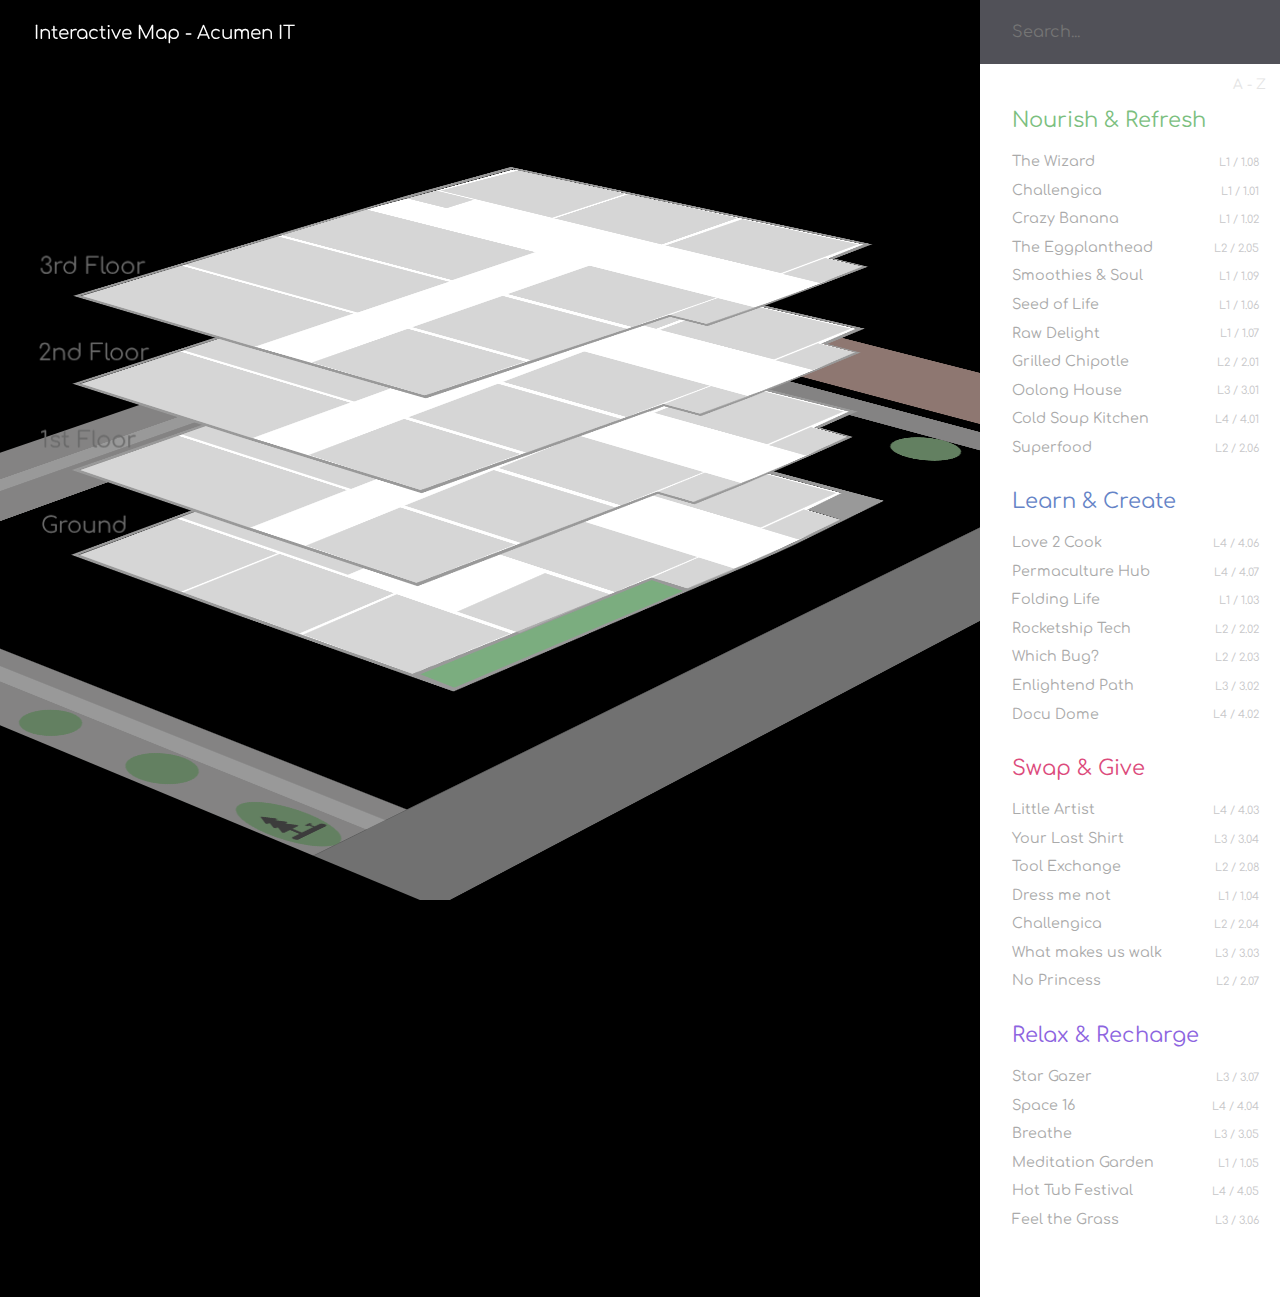
<file: pages/3dmap/index.html>
<!DOCTYPE html>
<html lang="en" class="no-js">
	<head>
		<meta charset="UTF-8" />
		<meta http-equiv="X-UA-Compatible" content="IE=edge">
		<meta name="viewport" content="width=device-width, initial-scale=1">
		<title>Interactive Map | ACUMEN IT</title>
		<meta name="description" content="An interactive 3D mall map concept with a search and pin indicators for every level. " />
		<meta name="keywords" content="mall map, 3d, css, javascript, pin, levels, floor map" />
		<meta name="author" content="Codrops" />
		<link rel="shortcut icon" href="favicon.ico">
		<link rel="stylesheet" type="text/css" href="css/normalize.css" />
		<link rel="stylesheet" type="text/css" href="css/style.css" />
		<script src="js/modernizr-custom.js"></script>
	</head>
	<body>
		<svg class="hidden">
			<defs>
				<symbol id="icon-pin" viewBox="0 0 200 300">
					<title>pin</title>
					<path d="M100,21.78A85,85,0,0,0,15.18,106.6c0,18.85,12.08,49.52,36.76,93.9,17.48,31.36,34.7,57.49,35.47,58.6L100,278.22l12.59-19.11c0.69-1.11,18-27.25,35.47-58.6,24.76-44.38,36.76-75.06,36.76-93.9A85,85,0,0,0,100,21.78Z" />
				</symbol>
				<symbol id="icon-search" viewBox="0 0 32 32">
					<title>search</title>
					<path class="path1" d="M26.819 24.917c0.262 0.262 0.262 0.688 0 0.951l-0.951 0.951c-0.263 0.262-0.688 0.262-0.951 0l-6.656-6.656c-0.072-0.072-0.12-0.158-0.153-0.248-1.365 0.998-3.041 1.593-4.862 1.593-4.562 0-8.261-3.699-8.261-8.261s3.699-8.261 8.261-8.261c4.562 0 8.261 3.699 8.261 8.261 0 1.821-0.595 3.497-1.593 4.862 0.091 0.032 0.176 0.080 0.248 0.153l6.656 6.656zM13.246 7.739c-3.041 0-5.508 2.466-5.508 5.508s2.466 5.508 5.508 5.508 5.508-2.466 5.508-5.508c0-3.041-2.466-5.508-5.508-5.508z"></path>
				</symbol>
				<symbol id="icon-stack" viewBox="0 0 32 32">
					<title>stack</title>
					<path class="path1" d="M29.143 11.071l-13.143-6.571-13.143 6.571 13.143 6.571 13.143-6.571zM16 6.681l8.781 4.39-8.781 4.39-8.781-4.39 8.781-4.39zM26.51 14.684l2.633 1.316-13.143 6.571-13.143-6.571 2.633-1.316 10.51 5.255zM26.51 19.612l2.633 1.316-13.143 6.571-13.143-6.571 2.633-1.316 10.51 5.255z"></path>
				</symbol>
				<symbol id="icon-cross" viewBox="0 0 24 24">
					<title>cross</title>
					<path class="path1" d="M18.016 5.125q0.369 0 0.614 0.245t0.245 0.614q0 0.363-0.248 0.611l-5.411 5.405 5.411 5.405q0.248 0.248 0.248 0.611 0 0.369-0.245 0.614t-0.614 0.245q-0.363 0-0.611-0.248l-5.405-5.411-5.405 5.411q-0.248 0.248-0.611 0.248-0.369 0-0.614-0.245t-0.245-0.614q0-0.363 0.248-0.611l5.411-5.405-5.411-5.405q-0.248-0.248-0.248-0.611 0-0.369 0.245-0.614t0.614-0.245q0.363 0 0.611 0.248l5.405 5.411 5.405-5.411q0.248-0.248 0.611-0.248z"></path>
				</symbol>
				<symbol id="icon-angle-up" viewBox="0 0 21 32">
					<title>angle-up</title>
					<path class="path1" d="M19.196 21.143q0 0.232-0.179 0.411l-0.893 0.893q-0.179 0.179-0.411 0.179t-0.411-0.179l-7.018-7.018-7.018 7.018q-0.179 0.179-0.411 0.179t-0.411-0.179l-0.893-0.893q-0.179-0.179-0.179-0.411t0.179-0.411l8.321-8.321q0.179-0.179 0.411-0.179t0.411 0.179l8.321 8.321q0.179 0.179 0.179 0.411z"></path>
				</symbol>
                <symbol id="icon-angle-down" viewBox="0 0 21 32">
					<title>angle-down</title>
					<path class="path1" d="M19.196 13.143q0 0.232-0.179 0.411l-8.321 8.321q-0.179 0.179-0.411 0.179t-0.411-0.179l-8.321-8.321q-0.179-0.179-0.179-0.411t0.179-0.411l0.893-0.893q0.179-0.179 0.411-0.179t0.411 0.179l7.018 7.018 7.018-7.018q0.179-0.179 0.411-0.179t0.411 0.179l0.893 0.893q0.179 0.179 0.179 0.411z"></path>
				</symbol>
                <symbol id="icon-circle" viewBox="0 0 21 32">
                    <title>circle</title>
                    <circle cx="50%" cy="50%" r="10" fill="gold"></circle>
                </symbol>
			</defs>
		</svg>
		<div class="container">
			<div class="main">
				<header class="codrops-header">
					<h1>Interactive Map - Acumen IT</h1>
				</header>
				<div class="mall">
					<div class="surroundings">
						<img class="surroundings__map" src="img/surroundings.svg" alt="Surroundings"/>
					</div>
					<div class="levels">
						<div class="level level--1" aria-label="Level 1">
							<svg version="1.1" id="Layer_1" xmlns="http://www.w3.org/2000/svg" xmlns:xlink="http://www.w3.org/1999/xlink" x="0px" y="0px" viewBox="0 0 960 560" style="enable-background:new 0 0 960 560;" xml:space="preserve">
                            <title>Ground Floor</title>
                            <polygon class="map__ground" points="560,14 66.5,10.5 66.5,240.5 66.5,259.5 70,477.3 458.7,497.3 460,542.8 568.9,547.6 654.3,548 
                                755.3,546.7 755.8,503.3 830.7,501.3 806.8,27.7 630,18.2 "/>
                            <path class="map__outline" d="M630.7,17.2l176.8,9.5l23.7,473.9l-74.9,2l-0.4,43.3L654.3,548l-84.8-1.1l-109-4.9l-1.3-45.4l-388.7-20
                                l-3.3-237.1V9.5L560.7,13L630.7,17.2z M568.3,8.7L60.7,3.9v235.6v9l4.1,285l509.7,18l41.8,1l38.8,0.3l188.3-4L818.9,18.9l-197-9.4
                                L568.3,8.7z"/>
                            <polygon class="map__space" points="826.5,496.3 670.5,496.3 669.3,345.4 820.2,346.5 "/>
                            <polygon class="map__space" points="813.6,187.6 669.3,187.6 669.3,76.5 807.9,83.7 "/>
                            <polygon class="map__space" points="820.2,340 669.3,340 669.3,191 814.6,191 "/>
                            <polygon class="map__tree" points="450.9,543.3 73,528.3 75.2,483 452.9,501 "/>
                            <polygon class="map__space" points="755.3,546.7 669.3,546.9 669.3,499.3 754.3,499.3 "/>
                            <polygon class="map__space" points="458.7,497.3 544.8,499.3 544.8,547.4 460.6,543.3 "/>
                            <polygon class="map__space" points="396.6,493.1 544.8,497.3 544.8,330.8 396.6,330.8 "/>
                            <polygon class="map__space" points="233.1,489.3 387.6,493.1 387.6,406.9 233.1,406.9 "/>
                            <polygon class="map__space" points="70.5,476.6 225.6,483 225.6,330.8 69.6,331.6 "/>
                            <polygon class="map__space" points="810.2,81 669.3,74 669.3,19.3 806.8,27.7 "/>
                            <rect x="66.5" y="10.5" class="map__space" width="159.1" height="151.5"/>
                            <rect x="231.5" y="11.5" class="map__space" width="156" height="246.5"/>
                            <rect x="394.5" y="14.7" class="map__space" width="149.8" height="246.5"/>
                            <polygon class="map__space" points="225.6,326.7 68.4,327 67.2,165 225.6,165 "/>
                            </svg>
							<div class="level__pins">
								<a class="pin pin--1-1" data-category="1" data-space="1.01" href="#" aria-label="Pin for Challengica">
									<span class="pin__icon">
										<svg class="icon icon--pin"><use xlink:href="#icon-pin"></use></svg>
										<svg class="icon icon--logo icon--circle"><use xlink:href="#icon-circle"></use></svg>
									</span>
								</a>
								<a class="pin pin--1-2" data-category="1" data-space="1.02" href="#" aria-label="Pin for Crazy Banana">
									<span class="pin__icon">
										<svg class="icon icon--pin"><use xlink:href="#icon-pin"></use></svg>
										<svg class="icon icon--logo icon--circle"><use xlink:href="#icon-circle"></use></svg>
									</span>
								</a>
								<a class="pin pin--1-3" data-category="2" data-space="1.03" href="#" aria-label="Pin for Folding Life">
									<span class="pin__icon">
										<svg class="icon icon--pin"><use xlink:href="#icon-pin"></use></svg>
										<svg class="icon icon--logo icon--circle"><use xlink:href="#icon-circle"></use></svg>
									</span>
								</a>
								<a class="pin pin--1-4" data-category="3" data-space="1.04" href="#" aria-label="Pin for Dress me not">
									<span class="pin__icon">
										<svg class="icon icon--pin"><use xlink:href="#icon-pin"></use></svg>
										<svg class="icon icon--logo icon--circle"><use xlink:href="#icon-circle"></use></svg>
									</span>
								</a>
							</div>
							<!-- /level__pins -->
						</div>
						<div class="level level--2" aria-label="Level 2">
							<svg version="1.1" xmlns="http://www.w3.org/2000/svg" xmlns:xlink="http://www.w3.org/1999/xlink" x="0px" y="0px" viewBox="0 0 960 560" style="enable-background:new 0 0 960 560;" xml:space="preserve">
                                <title>1st Floor</title>
                                <polygon class="map__ground" points="560,14 66.5,10.5 66.5,240.5 66.5,259.5 70,477.3 458.7,497.3 460,542.8 568.9,547.6 654.3,548 
                                    755.3,546.7 755.8,503.3 830.7,501.3 806.8,27.7 630,18.2 	"/>
                                <path class="map__outline" d="M630.7,17.2l176.8,9.5l23.7,473.9l-74.9,2l-0.4,43.3L654.3,548l-84.8-1.1L460.5,542l-1.3-45.4l-388.7-20
                                    l-3.3-237.1V9.5L560.7,13L630.7,17.2z M569.4,546.9 M896.3,8.8 M838,507.3L813.6,18.6L621.9,9.5l-53.7-0.8L60.7,3.9v235.6v9
                                    L64.1,483l389.4,18.1l1.2,46.2l90.1,2.9l124.5,1l90-0.4L760,508L838,507.3z"/>
                                <polygon class="map__space" points="826.5,496.3 670.5,496.3 669.3,345.4 820.2,346.5 	"/>
                                <polygon class="map__space" points="813.6,187.6 669.3,187.6 669.3,24.2 807.9,34.9 	"/>
                                <polygon class="map__space" points="820.2,340 669.3,340 669.3,191 814.6,191 	"/>
                                <polygon class="map__space" points="755.3,546.7 669.3,546.9 669.3,499.3 754.3,499.3 	"/>
                                <polygon class="map__space" points="458.7,497.3 544.8,499.3 544.8,547.4 460.6,543.3 	"/>
                                <polygon class="map__space" points="396.6,493.1 544.8,497.3 544.8,330.8 396.6,330.8 	"/>
                                <polygon class="map__space" points="233.1,486 387.6,493.1 387.6,330.8 233.1,330.8 	"/>
                                <polygon class="map__space" points="70.5,476.6 225.6,483 225.6,330.8 69.6,331.6 	"/>
                                <polygon class="map__space" points="666,76.5 614.7,76.5 614.7,16.3 666,20.7 	"/>
                                <rect x="66.5" y="10.5" class="map__space" width="159.1" height="246.5"/>
                                <rect x="231.5" y="11.5" class="map__space" width="156" height="246.5"/>
                                <rect x="394.5" y="10.5" class="map__space" width="149.8" height="246.5"/>
                            </svg>
							<div class="level__pins">
								<a class="pin pin--2-1" data-category="1" data-space="2.01" href="#" aria-label="Pin for Grilled Chipotle">
									<span class="pin__icon">
										<svg class="icon icon--pin"><use xlink:href="#icon-pin"></use></svg>
										<svg class="icon icon--logo icon--circle"><use xlink:href="#icon-circle"></use></svg>
									</span>
								</a>
								<a class="pin pin--2-2" data-category="2" data-space="2.02" href="#" aria-label="Pin for Rocketship Tech">
									<span class="pin__icon">
										<svg class="icon icon--pin"><use xlink:href="#icon-pin"></use></svg>
										<svg class="icon icon--logo icon--circle"><use xlink:href="#icon-circle"></use></svg>
									</span>
								</a>
								<a class="pin pin--2-3" data-category="2" data-space="2.03" href="#" aria-label="Pin for Which Bug?">
									<span class="pin__icon">
										<svg class="icon icon--pin"><use xlink:href="#icon-pin"></use></svg>
										<svg class="icon icon--logo icon--circle"><use xlink:href="#icon-circle"></use></svg>
									</span>
								</a>
								<a class="pin pin--2-4" data-category="3" data-space="2.04" href="#" aria-label="Pin for Challengica">
									<span class="pin__icon">
										<svg class="icon icon--pin"><use xlink:href="#icon-pin"></use></svg>
										<svg class="icon icon--logo icon--circle"><use xlink:href="#icon-circle"></use></svg>
									</span>
								</a>
								<a class="pin pin--2-5" data-category="1" data-space="2.05" href="#" aria-label="Pin for The Eggplanthead">
									<span class="pin__icon">
										<svg class="icon icon--pin"><use xlink:href="#icon-pin"></use></svg>
										<svg class="icon icon--logo icon--circle"><use xlink:href="#icon-circle"></use></svg>
									</span>
								</a>
								<a class="pin pin--2-6" data-category="1" data-space="2.06" href="#" aria-label="Pin for Superfood">
									<span class="pin__icon">
										<svg class="icon icon--pin"><use xlink:href="#icon-pin"></use></svg>
										<svg class="icon icon--logo icon--circle"><use xlink:href="#icon-circle"></use></svg>
									</span>
								</a>
								<a class="pin pin--2-7" data-category="3" data-space="2.07" href="#" aria-label="Pin for No Princess">
									<span class="pin__icon">
										<svg class="icon icon--pin"><use xlink:href="#icon-pin"></use></svg>
										<svg class="icon icon--logo icon--circle"><use xlink:href="#icon-circle"></use></svg>
									</span>
								</a>
								<a class="pin pin--2-8" data-category="3" data-space="2.08" href="#" aria-label="Pin for Tool Exchange">
									<span class="pin__icon">
										<svg class="icon icon--pin"><use xlink:href="#icon-pin"></use></svg>
										<svg class="icon icon--logo icon--circle"><use xlink:href="#icon-circle"></use></svg>
									</span>
								</a>
                                <a class="pin pin--2-9" data-category="3" data-space="2.09" href="#" aria-label="Pin for Tool Exchange">
									<span class="pin__icon">
										<svg class="icon icon--pin"><use xlink:href="#icon-pin"></use></svg>
										<svg class="icon icon--logo icon--circle"><use xlink:href="#icon-circle"></use></svg>
									</span>
								</a>
							</div>
							<!-- /level__pins -->
						</div>
						<div class="level level--3" aria-label="Level 3">
							<svg version="1.1" xmlns="http://www.w3.org/2000/svg" xmlns:xlink="http://www.w3.org/1999/xlink" x="0px" y="0px" viewBox="0 0 960 560" style="enable-background:new 0 0 960 560;" xml:space="preserve">
                                <title>2nd Floor</title>
                                <polygon class="map__ground" points="560,14 66.5,10.5 66.5,240.5 66.5,259.5 70,477.3 458.7,497.3 460,542.8 568.9,547.6 654.3,548 
                                    755.3,546.7 755.8,503.3 830.7,501.3 806.8,27.7 630,18.2 	"/>
                                <path class="map__outline" d="M630.7,17.2l176.8,9.5l23.7,473.9l-74.9,2l-0.4,43.3L654.3,548l-84.8-1.1L460.5,542l-1.3-45.4l-388.7-20
                                    l-3.3-237.1V9.5L560.7,13L630.7,17.2z M569.4,546.9 M896.3,8.8 M838,507.3L813.6,18.6L621.9,9.5l-53.7-0.8L60.7,3.9v235.6v9
                                    L64.1,483l389.4,18.1l1.2,46.2l90.1,2.9l124.5,1l90-0.4L760,508L838,507.3z"/>
                                <polygon class="map__space" points="826.5,496.3 670.5,496.3 669.3,345.4 820.2,346.5 	"/>
                                <polygon class="map__space" points="813.6,187.6 669.3,187.6 669.3,24.2 807.9,34.9 	"/>
                                <polygon class="map__space" points="820.2,340 669.3,340 669.3,191 814.6,191 	"/>
                                <polygon class="map__space" points="755.3,546.7 669.3,546.9 669.3,499.3 754.3,499.3 	"/>
                                <polygon class="map__space" points="458.7,497.3 544.8,499.3 544.8,547.4 460.6,543.3 	"/>
                                <polygon class="map__space" points="396.6,493.1 544.8,497.3 544.8,330.8 396.6,330.8 	"/>
                                <polygon class="map__space" points="233.1,486 387.6,493.1 387.6,330.8 233.1,330.8 	"/>
                                <polygon class="map__space" points="70.5,476.6 225.6,483 225.6,330.8 69.6,331.6 	"/>
                                <polygon class="map__space" points="666,76.5 614.7,76.5 614.7,16.3 666,20.7 	"/>
                                <rect x="66.5" y="10.5" class="map__space" width="159.1" height="246.5"/>
                                <rect x="231.5" y="11.5" class="map__space" width="156" height="246.5"/>
                                <rect x="394.5" y="10.5" class="map__space" width="149.8" height="246.5"/>
                            </svg>
							<div class="level__pins">
								<a class="pin pin--3-1" data-category="1" data-space="3.01" href="#" aria-label="Pin for Oolong House">
									<span class="pin__icon">
										<svg class="icon icon--pin"><use xlink:href="#icon-pin"></use></svg>
										<svg class="icon icon--logo icon--circle"><use xlink:href="#icon-circle"></use></svg>
									</span>
								</a>
								<a class="pin pin--3-2" data-category="2" data-space="3.02" href="#" aria-label="Pin for Enlightend Path">
									<span class="pin__icon">
										<svg class="icon icon--pin"><use xlink:href="#icon-pin"></use></svg>
										<svg class="icon icon--logo icon--circle"><use xlink:href="#icon-circle"></use></svg>
									</span>
								</a>
								<a class="pin pin--3-3" data-category="3" data-space="3.03" href="#" aria-label="Pin for What makes us walk">
									<span class="pin__icon">
										<svg class="icon icon--pin"><use xlink:href="#icon-pin"></use></svg>
										<svg class="icon icon--logo icon--circle"><use xlink:href="#icon-circle"></use></svg>
									</span>
								</a>
								<a class="pin pin--3-4" data-category="3" data-space="3.04" href="#" aria-label="Pin for Your Last Shirt">
									<span class="pin__icon">
										<svg class="icon icon--pin"><use xlink:href="#icon-pin"></use></svg>
										<svg class="icon icon--logo icon--circle"><use xlink:href="#icon-circle"></use></svg>
									</span>
								</a>
								<a class="pin pin--3-5" data-category="4" data-space="3.05" href="#" aria-label="Pin for Breathe">
									<span class="pin__icon">
										<svg class="icon icon--pin"><use xlink:href="#icon-pin"></use></svg>
										<svg class="icon icon--logo icon--circle"><use xlink:href="#icon-circle"></use></svg>
									</span>
								</a>
								<a class="pin pin--3-6" data-category="4" data-space="3.06" href="#" aria-label="Pin for Feel the Grass">
									<span class="pin__icon">
										<svg class="icon icon--pin"><use xlink:href="#icon-pin"></use></svg>
										<svg class="icon icon--logo icon--circle"><use xlink:href="#icon-circle"></use></svg>
									</span>
								</a>
								<a class="pin pin--3-7" data-category="4" data-space="3.07" href="#" aria-label="Pin for Star Gazer">
									<span class="pin__icon">
										<svg class="icon icon--pin"><use xlink:href="#icon-pin"></use></svg>
										<svg class="icon icon--logo icon--circle"><use xlink:href="#icon-circle"></use></svg>
									</span>
								</a>
                                <a class="pin pin--3-8" data-category="4" data-space="3.08" href="#" aria-label="Pin for Feel the Grass">
									<span class="pin__icon">
										<svg class="icon icon--pin"><use xlink:href="#icon-pin"></use></svg>
										<svg class="icon icon--logo icon--circle"><use xlink:href="#icon-circle"></use></svg>
									</span>
								</a>
								<a class="pin pin--3-9" data-category="4" data-space="3.09" href="#" aria-label="Pin for Star Gazer">
									<span class="pin__icon">
										<svg class="icon icon--pin"><use xlink:href="#icon-pin"></use></svg>
										<svg class="icon icon--logo icon--circle"><use xlink:href="#icon-circle"></use></svg>
									</span>
								</a>
							</div>
							<!-- /level__pins -->
						</div>
						<div class="level level--4" aria-label="Level 4">
							<svg version="1.1" xmlns="http://www.w3.org/2000/svg" xmlns:xlink="http://www.w3.org/1999/xlink" x="0px" y="0px" viewBox="0 0 960 560" style="enable-background:new 0 0 960 560;" xml:space="preserve">
                                <title>3rd Floor</title>
                                <polygon class="map__ground" points="560,14 66.5,10.5 66.5,240.5 66.5,259.5 70,477.3 458.7,497.3 460,542.8 568.9,547.6 654.3,548 
                                    755.3,546.7 755.8,503.3 830.7,501.3 806.8,27.7 630,18.2 	"/>
                                <path class="map__outline" d="M630.7,17.2l176.8,9.5l23.7,473.9l-74.9,2l-0.4,43.3L654.3,548l-84.8-1.1L460.5,542l-1.3-45.4l-388.7-20
                                    l-3.3-237.1V9.5L560.7,13L630.7,17.2z M569.4,546.9 M896.3,8.8 M838,507.3L813.6,18.6L621.9,9.5l-53.7-0.8L60.7,3.9v235.6v9
                                    L64.1,483l389.4,18.1l1.2,46.2l90.1,2.9l124.5,1l90-0.4L760,508L838,507.3z"/>
                                <polygon class="map__space" points="826.5,496.3 670.5,496.3 669.3,345.4 820.2,346.5 	"/>
                                <polygon class="map__space" points="813.6,187.6 669.3,187.6 669.3,24.2 807.9,34.9 	"/>
                                <polygon class="map__space" points="820.2,340 669.3,340 669.3,191 814.6,191 	"/>
                                <polygon class="map__space" points="755.3,546.7 669.3,546.9 669.3,499.3 754.3,499.3 	"/>
                                <polygon class="map__space" points="458.7,497.3 544.8,499.3 544.8,547.4 460.6,543.3 	"/>
                                <polygon class="map__space" points="396.6,493.1 544.8,497.3 544.8,330.8 396.6,330.8 	"/>
                                <polygon class="map__space" points="233.1,486 387.6,493.1 387.6,330.8 233.1,330.8 	"/>
                                <polygon class="map__space" points="70.5,476.6 225.6,483 225.6,330.8 69.6,331.6 	"/>
                                <polygon class="map__space" points="666,76.5 614.7,76.5 614.7,16.3 666,20.7 	"/>
                                <rect x="66.5" y="10.5" class="map__space" width="159.1" height="246.5"/>
                                <rect x="231.5" y="11.5" class="map__space" width="156" height="246.5"/>
                                <rect x="394.5" y="10.5" class="map__space" width="149.8" height="246.5"/>
                            </svg>
							<div class="level__pins">
								<a class="pin pin--4-1" data-category="1" data-space="3.01" href="#" aria-label="Pin for Oolong House">
									<span class="pin__icon">
										<svg class="icon icon--pin"><use xlink:href="#icon-pin"></use></svg>
										<svg class="icon icon--logo icon--circle"><use xlink:href="#icon-circle"></use></svg>
									</span>
								</a>
								<a class="pin pin--4-2" data-category="2" data-space="3.02" href="#" aria-label="Pin for Enlightend Path">
									<span class="pin__icon">
										<svg class="icon icon--pin"><use xlink:href="#icon-pin"></use></svg>
										<svg class="icon icon--logo icon--circle"><use xlink:href="#icon-circle"></use></svg>
									</span>
								</a>
								<a class="pin pin--4-3" data-category="3" data-space="3.03" href="#" aria-label="Pin for What makes us walk">
									<span class="pin__icon">
										<svg class="icon icon--pin"><use xlink:href="#icon-pin"></use></svg>
										<svg class="icon icon--logo icon--circle"><use xlink:href="#icon-circle"></use></svg>
									</span>
								</a>
								<a class="pin pin--4-4" data-category="3" data-space="3.04" href="#" aria-label="Pin for Your Last Shirt">
									<span class="pin__icon">
										<svg class="icon icon--pin"><use xlink:href="#icon-pin"></use></svg>
										<svg class="icon icon--logo icon--circle"><use xlink:href="#icon-circle"></use></svg>
									</span>
								</a>
								<a class="pin pin--4-5" data-category="4" data-space="3.05" href="#" aria-label="Pin for Breathe">
									<span class="pin__icon">
										<svg class="icon icon--pin"><use xlink:href="#icon-pin"></use></svg>
										<svg class="icon icon--logo icon--circle"><use xlink:href="#icon-circle"></use></svg>
									</span>
								</a>
								<a class="pin pin--4-6" data-category="4" data-space="3.06" href="#" aria-label="Pin for Feel the Grass">
									<span class="pin__icon">
										<svg class="icon icon--pin"><use xlink:href="#icon-pin"></use></svg>
										<svg class="icon icon--logo icon--circle"><use xlink:href="#icon-circle"></use></svg>
									</span>
								</a>
								<a class="pin pin--4-7" data-category="4" data-space="3.07" href="#" aria-label="Pin for Star Gazer">
									<span class="pin__icon">
										<svg class="icon icon--pin"><use xlink:href="#icon-pin"></use></svg>
										<svg class="icon icon--logo icon--circle"><use xlink:href="#icon-circle"></use></svg>
									</span>
								</a>
                                <a class="pin pin--4-8" data-category="4" data-space="3.08" href="#" aria-label="Pin for Feel the Grass">
									<span class="pin__icon">
										<svg class="icon icon--pin"><use xlink:href="#icon-pin"></use></svg>
										<svg class="icon icon--logo icon--circle"><use xlink:href="#icon-circle"></use></svg>
									</span>
								</a>
								<a class="pin pin--4-9" data-category="4" data-space="3.09" href="#" aria-label="Pin for Star Gazer">
									<span class="pin__icon">
										<svg class="icon icon--pin"><use xlink:href="#icon-pin"></use></svg>
										<svg class="icon icon--logo icon--circle"><use xlink:href="#icon-circle"></use></svg>
									</span>
								</a>
							</div>
							<!-- /level__pins -->
						</div>
					</div>
					<!-- /levels -->
				</div>
				<!-- /mall -->
				<button class="boxbutton boxbutton--dark open-search" aria-label="Show search"><svg class="icon icon--search"><use xlink:href="#icon-search"></use></svg></button>
				<nav class="mallnav mallnav--hidden">
					<button class="boxbutton mallnav__button--up" aria-label="Go up"><svg class="icon icon--angle-down"><use xlink:href="#icon-angle-up"></use></svg></button>
					<button class="boxbutton boxbutton--dark mallnav__button--all-levels" aria-label="Back to all levels"><svg class="icon icon--stack"><use xlink:href="#icon-stack"></use></svg></button>
					<button class="boxbutton mallnav__button--down" aria-label="Go down"><svg class="icon icon--angle-down"><use xlink:href="#icon-angle-down"></use></svg></button>
				</nav>
				<div class="content">
					<div class="content__item" data-space="1.01" data-category="1">
						<h3 class="content__item-title">Challengica</h3>
						<div class="content__item-details">
                            <img src="../../img/logo/2k17.jpg" height="100vh">
							<p class="content__meta">
								<span class="content__meta-item"><strong>Room Num:</strong> IT - Lab 5</span> 
								<span class="content__meta-item"><strong>Phone:</strong> 8143827431, 8919078190</span>
							</p>
							<p class="content__desc">A fun and coding event. It comprises of 10 simple level in which you have to extract the logic behind the scenario depicted by the images or scenario and solve it using C Programming Language to get the key to enter the next level.</p>
						</div>
					</div>
					<div class="content__item" data-space="1.02" data-category="1">
						<h3 class="content__item-title">Crazy Banana</h3>
						<div class="content__item-details">
							<p class="content__meta">
								<span class="content__meta-item"><strong>Opening Hours:</strong> 7:30AM &mdash; 10:30PM</span> 
								<span class="content__meta-item"><strong>Phone:</strong> (0) 66 7822786</span>
							</p>
							<p class="content__desc">Malva verticillata cichorium intybus zingiber officinale. Capsicum annuum Grossum group amorphophallus_paeoniifolius celosia argentea. Brassica oleracea Acephala group brassica rapa pervidis or komatsuna group plectranthus spp.</p>
						</div>
					</div>
					<div class="content__item" data-space="1.03" data-category="2">
						<h3 class="content__item-title">Folding Life</h3>
						<div class="content__item-details">
							<p class="content__meta">
								<span class="content__meta-item"><strong>Opening Hours:</strong> 7:30AM &mdash; 10:30PM</span> 
								<span class="content__meta-item"><strong>Phone:</strong> (0) 66 2385641</span>
							</p>
							<p class="content__desc">Brassica rapa Pekinensis group crassocephalum spp ipomoea aquatica. Brassica napus Napobrassica group pachyrhizus ahipa.</p>
						</div>
					</div>
					<div class="content__item" data-space="1.04" data-category="3">
						<h3 class="content__item-title">Dress me not</h3>
						<div class="content__item-details">
							<p class="content__meta">
								<span class="content__meta-item"><strong>Opening Hours:</strong> 7:30AM &mdash; 10:30PM</span> 
								<span class="content__meta-item"><strong>Phone:</strong> (0) 66 7830091</span>
							</p>
							<p class="content__desc">Glycine max tarhui, chocho arachis hypogaea. Barbarea verna cucurbita spp, eruca sativa dioscorea spp solanum lycopersicum var telfairia occidentalis.</p>
						</div>
					</div>
					<div class="content__item" data-space="1.05" data-category="4">
						<h3 class="content__item-title">Meditation Garden</h3>
						<div class="content__item-details">
							<p class="content__meta">
								<span class="content__meta-item"><strong>Opening Hours:</strong> 7:30AM &mdash; 10:30PM</span> 
								<span class="content__meta-item"><strong>Phone:</strong> (0) 66 6653929</span>
							</p>
							<p class="content__desc">Vernonia calvoana. Talinum fruticosum celosia argentea manihot esculenta beta vulgaris subsp maritima lathyrus tuberosus. Vigna acontifolia amorphophallus_paeoniifolius canna spp valerianella locusta.</p>
						</div>
					</div>
					<div class="content__item" data-space="1.06" data-category="1">
						<h3 class="content__item-title">Seed of Life</h3>
						<div class="content__item-details">
							<p class="content__meta">
								<span class="content__meta-item"><strong>Opening Hours:</strong> 7:30AM &mdash; 10:30PM</span> 
								<span class="content__meta-item"><strong>Phone:</strong> (0) 66 8988650</span>
							</p>
							<p class="content__desc">Ullucus tuberosus psoralea esculenta; brassica rapa chinensis group - cichorium intybus. Pisum sativum inula crithmoides brassica napus napobrassica group brassica oleracea taraxacum officinale.</p>
						</div>
					</div>
					<div class="content__item" data-space="1.07" data-category="1">
						<h3 class="content__item-title">Raw Delight</h3>
						<div class="content__item-details">
							<p class="content__meta">
								<span class="content__meta-item"><strong>Opening Hours:</strong> 6:30AM &mdash; 09:00PM</span> 
								<span class="content__meta-item"><strong>Phone:</strong> (0) 66 9121341</span>
							</p>
							<p class="content__desc">Brassica rapa Chinensis group dioscorea spp brassica rapa pekinensis and chinensis groups brassica oleracea pachyrhizus erosus.</p>
						</div>
					</div>
					<div class="content__item" data-space="1.08" data-category="1">
						<h3 class="content__item-title">The Wizard</h3>
						<div class="content__item-details">
							<p class="content__meta">
								<span class="content__meta-item"><strong>Opening Hours:</strong> 7:30AM &mdash; 10:30PM</span> 
								<span class="content__meta-item"><strong>Phone:</strong> (0) 66 8976773</span>
							</p>
							<p class="content__desc">Acmella oleracea brassica rapa chinensis group apios americana taraxacum officinale brassica rapa pekinensis group.</p>
						</div>
					</div>
					<div class="content__item" data-space="1.09" data-category="1">
						<h3 class="content__item-title">Smoothies &amp; Soul</h3>
						<div class="content__item-details">
							<p class="content__meta">
								<span class="content__meta-item"><strong>Opening Hours:</strong> 8:30AM &mdash; 10:30PM</span> 
								<span class="content__meta-item"><strong>Phone:</strong> (0) 66 6577439</span>
							</p>
							<p class="content__desc">Broccoli Rabe kale, beetroot lettuce. Daikon chickweed leek tomatillo, beetroot cress west indian gherkin ricebean black-eyed pea fat hen moth bean! Chard lotus root scallion jícama; ulluco. </p>
						</div>
					</div>
					<div class="content__item" data-space="2.01" data-category="1">
						<h3 class="content__item-title">Grilled Chipotle</h3>
						<div class="content__item-details">
							<p class="content__meta">
								<span class="content__meta-item"><strong>Opening Hours:</strong> 7:30AM &mdash; 11:30PM</span> 
								<span class="content__meta-item"><strong>Phone:</strong> (0) 66 9866756</span>
							</p>
							<p class="content__desc">Summer purslane horseradish catsear kurrat, winter melon bitter gourd. Tomato, florence fennel; garden rocket;</p>
						</div>
					</div>
					<div class="content__item" data-space="2.02" data-category="2">
						<h3 class="content__item-title">Rocketship Tech</h3>
						<div class="content__item-details">
							<p class="content__meta">
								<span class="content__meta-item"><strong>Opening Hours:</strong> 8:30AM &mdash; 11:30PM</span> 
								<span class="content__meta-item"><strong>Phone:</strong> (0) 66 4539810</span>
							</p>
							<p class="content__desc">Salsify garlic scallion manioc plectranthus summer purslane water chestnut cucumber radish garlic. Daikon winter melon moth bean.</p>
						</div>
					</div>
					<div class="content__item" data-space="2.03" data-category="2">
						<h3 class="content__item-title">Which Bug?</h3>
						<div class="content__item-details">
							<p class="content__meta">
								<span class="content__meta-item"><strong>Opening Hours:</strong> 7:30AM &mdash; 10:30PM</span> 
								<span class="content__meta-item"><strong>Phone:</strong> (0) 66 8865001</span>
							</p>
							<p class="content__desc">Sorrel garlic pigeon pea fava bean radish scorzonera lentil. Black-eyed pea samphire sorrel; lotus root arracacha lima bean celeriac chinese artichoke okra.</p>
						</div>
					</div>
					<div class="content__item" data-space="2.04" data-category="3">
						<h3 class="content__item-title">Cognitio</h3>
						<div class="content__item-details">
							<p class="content__meta">
								<span class="content__meta-item"><strong>Opening Hours:</strong> 8:30AM &mdash; 11:30PM</span> 
								<span class="content__meta-item"><strong>Phone:</strong> (0) 66 6738982</span>
							</p>
							<p class="content__desc">Samphire chaya camas chickweed rutabaga. Soko pumpkin; miner's lettuce ulluco arugula. Peanut jícama spinach taro squash soko tepary bean, bok choy.</p>
						</div>
					</div>
					<div class="content__item" data-space="2.05" data-category="1">
						<h3 class="content__item-title">The Eggplanthead</h3>
						<div class="content__item-details">
							<p class="content__meta">
								<span class="content__meta-item"><strong>Opening Hours:</strong> 9:00AM &mdash; 11:30PM</span> 
								<span class="content__meta-item"><strong>Phone:</strong> (0) 66 7846729</span>
							</p>
							<p class="content__desc">Ahipa yacón mustard fat hen fava bean mung bean, leek; beetroot - prussian asparagus. </p>
						</div>
					</div>
					<div class="content__item" data-space="2.06" data-category="1">
						<h3 class="content__item-title">Superfood</h3>
						<div class="content__item-details">
							<p class="content__meta">
								<span class="content__meta-item"><strong>Opening Hours:</strong> 8:30AM &mdash; 10:30PM</span> 
								<span class="content__meta-item"><strong>Phone:</strong> (0) 66 5630098</span>
							</p>
							<p class="content__desc">Mizuna greens; epazote tigernut chard - common bean! Radish chickweed, garden rocket, chickweed, gobo dolichos bean corn salad.</p>
						</div>
					</div>
					<div class="content__item" data-space="2.07" data-category="3">
						<h3 class="content__item-title">No Princess</h3>
						<div class="content__item-details">
							<p class="content__meta">
								<span class="content__meta-item"><strong>Opening Hours:</strong> 6:30AM &mdash; 10:30PM</span> 
								<span class="content__meta-item"><strong>Phone:</strong> (0) 66 6650989</span>
							</p>
							<p class="content__desc">Ensete endive fiddlehead endive kurrat - gobo, black-eyed pea bitter gourd pignut. Winter melon swiss chard beet greens fiddlehead; guar.</p>
						</div>
					</div>
					<div class="content__item" data-space="2.08" data-category="3">
						<h3 class="content__item-title">Tool Exchange</h3>
						<div class="content__item-details">
							<p class="content__meta">
								<span class="content__meta-item"><strong>Opening Hours:</strong> 7:30AM &mdash; 07:30PM</span> 
								<span class="content__meta-item"><strong>Phone:</strong> (0) 66 4409098</span>
							</p>
							<p class="content__desc">Celeriac lima bean, tepary bean sweet potato or kumara nopal wild leek, elephant garlic carrot. Bitter gourd, prairie turnip tatsoi canna miner's lettuce bitterleaf lizard's tail broadleaf arrowhead gobo; swiss chard pigeon pea leaves.</p>
						</div>
					</div>
					<div class="content__item" data-space="3.01" data-category="1">
						<h3 class="content__item-title">Oolong House</h3>
						<div class="content__item-details">
							<p class="content__meta">
								<span class="content__meta-item"><strong>Opening Hours:</strong> 8:30AM &mdash; 10:30PM</span> 
								<span class="content__meta-item"><strong>Phone:</strong> (0) 66 8867298</span>
							</p>
							<p class="content__desc">Sweet pepper; squash, parsnip sierra leone bologi peanut tomatillo. Broccoli Rabe chrysanthemum leaves florence fennel fluted pumpkin, sweet potato or kumara scallion. </p>
						</div>
					</div>
					<div class="content__item" data-space="3.02" data-category="2">
						<h3 class="content__item-title">Enlightend Path</h3>
						<div class="content__item-details">
							<p class="content__meta">
								<span class="content__meta-item"><strong>Opening Hours:</strong> 8:30AM &mdash; 10:30PM</span> 
								<span class="content__meta-item"><strong>Phone:</strong> (0) 66 7756989</span>
							</p>
							<p class="content__desc">Glycine max tarhui, chocho valerianella locusta; cichorium endivia, cucumis sativus. Cyamopsis tetragonoloba - acmella oleracea. Lactuca sativa; cucurbita spp.</p>
						</div>
					</div>
					<div class="content__item" data-space="3.03" data-category="3">
						<h3 class="content__item-title">What makes us walk</h3>
						<div class="content__item-details">
							<p class="content__meta">
								<span class="content__meta-item"><strong>Opening Hours:</strong> 8:30AM &mdash; 10:30PM</span> 
								<span class="content__meta-item"><strong>Phone:</strong> (0) 66 8809098</span>
							</p>
							<p class="content__desc">Valerianella locusta inula crithmoides. Nasturtium officinale; arctium lappa? Achillea millefolium eruca sativa benincasa hispida sagittaria latifolia telfairia occidentalis plantago major.</p>
						</div>
					</div>
					<div class="content__item" data-space="3.04" data-category="3">
						<h3 class="content__item-title">Your Last Shirt</h3>
						<div class="content__item-details">
							<p class="content__meta">
								<span class="content__meta-item"><strong>Opening Hours:</strong> 7:30AM &mdash; 10:30PM</span> 
								<span class="content__meta-item"><strong>Phone:</strong> (0) 66 3365784</span>
							</p>
							<p class="content__desc">Lens culinaris vigna mungo, smallanthus sonchifolius. Cicer arietinum eruca sativa; valerianella locusta.</p>
						</div>
					</div>
					<div class="content__item" data-space="3.05" data-category="4">
						<h3 class="content__item-title">Breathe</h3>
						<div class="content__item-details">
							<p class="content__meta">
								<span class="content__meta-item"><strong>Opening Hours:</strong> 8:30AM &mdash; 10:30PM</span> 
								<span class="content__meta-item"><strong>Phone:</strong> (0) 66 4523213</span>
							</p>
							<p class="content__desc">Physalis philadelphica. Benincasa hispida brassica napus napobrassica group lens culinaris abelmoschus esculentus.</p>
						</div>
					</div>
					<div class="content__item" data-space="3.06" data-category="4">
						<h3 class="content__item-title">Feel the Grass</h3>
						<div class="content__item-details">
							<p class="content__meta">
								<span class="content__meta-item"><strong>Opening Hours:</strong> 8:30AM &mdash; 10:30PM</span> 
								<span class="content__meta-item"><strong>Phone:</strong> (0) 66 4768590</span>
							</p>
							<p class="content__desc">Brassica rapa Chinensis group praecitrullus fistulosus pachyrhizus ahipa. Colocasia esculenta nasturtium officinale capsicum annuum grossum group, adansonia spp, hypochaeris radicata.</p>
						</div>
					</div>
					<div class="content__item" data-space="3.07" data-category="4">
						<h3 class="content__item-title">Star Gazer</h3>
						<div class="content__item-details">
							<p class="content__meta">
								<span class="content__meta-item"><strong>Opening Hours:</strong> 6:30AM &mdash; 9:30PM</span> 
								<span class="content__meta-item"><strong>Phone:</strong> (0) 66 4456324</span>
							</p>
							<p class="content__desc">Cucumis anguria phaseolus coccineus lupinus mutabilis scorzonera hispanica cyperus esculentus.</p>
						</div>
					</div>
					<div class="content__item" data-space="4.01" data-category="1">
						<h3 class="content__item-title">Cold Soup Kitchen</h3>
						<div class="content__item-details">
							<p class="content__meta">
								<span class="content__meta-item"><strong>Opening Hours:</strong> 8:30AM &mdash; 11:30PM</span> 
								<span class="content__meta-item"><strong>Phone:</strong> (0) 66 6743987</span>
							</p>
							<p class="content__desc">Manihot esculenta phytolacca americana corchorus olitorius, corchorus capsularis. Brassica rapa Pervidis or Komatsuna group dioscorea spp lepidium sativum, ipomoea aquatica - brassica rapa chinensis group spinacia oleracea. Phaseolus vulgaris macrotyloma uniflorum.</p>
						</div>
					</div>
					<div class="content__item" data-space="4.02" data-category="2">
						<h3 class="content__item-title">Docu Dome</h3>
						<div class="content__item-details">
							<p class="content__meta">
								<span class="content__meta-item"><strong>Opening Hours:</strong> 13:00PM &mdash; 03:00AM</span> 
								<span class="content__meta-item"><strong>Phone:</strong> (0) 66 2289786</span>
							</p>
							<p class="content__desc">Ipomoea aquatica smallanthus sonchifolius. The Docu Dome presents Sintel by the Blender Foundation.</p>
							<p class="content__desc">Book tickets <a href="http://tympanus.net/Development/SeatPreview/">here</a>.</p>
						</div>
					</div>
					<div class="content__item" data-space="4.03" data-category="3">
						<h3 class="content__item-title">Little Artist</h3>
						<div class="content__item-details">
							<p class="content__meta">
								<span class="content__meta-item"><strong>Opening Hours:</strong> 8:30AM &mdash; 10:30PM</span> 
								<span class="content__meta-item"><strong>Phone:</strong> (0) 66 9987879</span>
							</p>
							<p class="content__desc">Brassica oleracea Gemmifera group conopodium majus. Cichorium intybus brassica rapa subsp rapa brassica oleracea gemmifera group abelmoschus esculentus phaseolus vulgaris.</p>
						</div>
					</div>
					<div class="content__item" data-space="4.04" data-category="4">
						<h3 class="content__item-title">Space 16</h3>
						<div class="content__item-details">
							<p class="content__meta">
								<span class="content__meta-item"><strong>Opening Hours:</strong> 8:30AM &mdash; 11:00PM</span> 
								<span class="content__meta-item"><strong>Phone:</strong> (0) 66 6658940</span>
							</p>
							<p class="content__desc">Arctium lappa scorzonera hispanica pteridium aquilinum, athyrium esculentum celosia argentea arctium lappa brassica rapa chinensis group. Cucurbita spp.</p>
						</div>
					</div>
					<div class="content__item" data-space="4.05" data-category="4">
						<h3 class="content__item-title">Hot Tub Festival</h3>
						<div class="content__item-details">
							<p class="content__meta">
								<span class="content__meta-item"><strong>Opening Hours:</strong> 7:30AM &mdash; 11:30PM</span> 
								<span class="content__meta-item"><strong>Phone:</strong> (0) 66 7843676</span>
							</p>
							<p class="content__desc">Talinum fruticosum glycine max tarhui, chocho. Cyamopsis tetragonoloba crassocephalum spp lens culinaris. Vigna umbellata cucurbita spp vigna umbellata.</p>
						</div>
					</div>
					<div class="content__item" data-space="4.06" data-category="2">
						<h3 class="content__item-title">Love 2 Cook</h3>
						<div class="content__item-details">
							<p class="content__meta">
								<span class="content__meta-item"><strong>Opening Hours:</strong> 7:30AM &mdash; 09:00PM</span> 
								<span class="content__meta-item"><strong>Phone:</strong> (0) 66 7749036</span>
							</p>
							<p class="content__desc">Vigna unguiculata subsp sesquipedalis vicia faba eruca sativa pisum sativum abelmoschus esculentus. Chenopodium album glycine max tarhui, chocho. Cordyline fruticosa apium graveolens sinapis alba.</p>
						</div>
					</div>
					<div class="content__item" data-space="4.07" data-category="2">
						<h3 class="content__item-title">Permaculture Hub</h3>
						<div class="content__item-details">
							<p class="content__meta">
								<span class="content__meta-item"><strong>Opening Hours:</strong> 7:30AM &mdash; 12:30PM</span> 
								<span class="content__meta-item"><strong>Phone:</strong> (0) 66 7833895</span>
							</p>
							<p class="content__desc">Brassica oleracea phaseolus coccineus talinum fruticosum capsicum annuum cucurbita spp. Raphanus sativus Longipinnatus group cucurbita spp, moringa oleifera lathyrus sativus crithmum maritimum.</p>
						</div>
					</div>
					<button class="boxbutton boxbutton--dark content__button content__button--hidden" aria-label="Close details"><svg class="icon icon--cross"><use xlink:href="#icon-cross"></use></svg></button>
				</div>
				<!-- content -->
			</div>
			<!-- /main -->
			<aside class="spaces-list" id="spaces-list">
				<div class="search">
					<input class="search__input" placeholder="Search..." />
					<button class="boxbutton boxbutton--darker close-search" aria-label="Close details"><svg class="icon icon--cross"><use xlink:href="#icon-cross"></use></svg></button>
				</div>
				<span class="label">
					<input id="sort-by-name" class="label__checkbox" type="checkbox" aria-label="Show alphabetically"/>
					<label class="label__text">A - Z</label>
				</span>
				<ul class="list grouped-by-category">
					<li class="list__item" data-level="1" data-category="1" data-space="1.08"><a href="#" class="list__link">The Wizard</a></li>
					<li class="list__item" data-level="1" data-category="1" data-space="1.01"><a href="#" class="list__link">Challengica</a></li>
					<li class="list__item" data-level="1" data-category="1" data-space="1.02"><a href="#" class="list__link">Crazy Banana</a></li>
					<li class="list__item" data-level="2" data-category="1" data-space="2.05"><a href="#" class="list__link">The Eggplanthead</a></li>
					<li class="list__item" data-level="1" data-category="1" data-space="1.09"><a href="#" class="list__link">Smoothies &amp; Soul</a></li>
					<li class="list__item" data-level="1" data-category="1" data-space="1.06"><a href="#" class="list__link">Seed of Life</a></li>	
					<li class="list__item" data-level="1" data-category="1" data-space="1.07"><a href="#" class="list__link">Raw Delight</a></li>
					<li class="list__item" data-level="2" data-category="1" data-space="2.01"><a href="#" class="list__link">Grilled Chipotle</a></li>
					<li class="list__item" data-level="3" data-category="1" data-space="3.01"><a href="#" class="list__link">Oolong House</a></li>
					<li class="list__item" data-level="4" data-category="1" data-space="4.01"><a href="#" class="list__link">Cold Soup Kitchen</a></li>
					<li class="list__item" data-level="2" data-category="1" data-space="2.06"><a href="#" class="list__link">Superfood</a></li>
					<li class="list__item" data-level="4" data-category="2" data-space="4.06"><a href="#" class="list__link">Love 2 Cook</a></li>
					<li class="list__item" data-level="4" data-category="2" data-space="4.07"><a href="#" class="list__link">Permaculture Hub</a></li>
					<li class="list__item" data-level="1" data-category="2" data-space="1.03"><a href="#" class="list__link">Folding Life</a></li>
					<li class="list__item" data-level="2" data-category="2" data-space="2.02"><a href="#" class="list__link">Rocketship Tech</a></li>
					<li class="list__item" data-level="2" data-category="2" data-space="2.03"><a href="#" class="list__link">Which Bug?</a></li>
					<li class="list__item" data-level="3" data-category="2" data-space="3.02"><a href="#" class="list__link">Enlightend Path</a></li>
					<li class="list__item" data-level="4" data-category="2" data-space="4.02"><a href="#" class="list__link">Docu Dome</a></li>
					<li class="list__item" data-level="4" data-category="3" data-space="4.03"><a href="#" class="list__link">Little Artist</a></li>
					<li class="list__item" data-level="3" data-category="3" data-space="3.04"><a href="#" class="list__link">Your Last Shirt</a></li>
					<li class="list__item" data-level="2" data-category="3" data-space="2.08"><a href="#" class="list__link">Tool Exchange</a></li>
					<li class="list__item" data-level="1" data-category="3" data-space="1.04"><a href="#" class="list__link">Dress me not</a></li>
					<li class="list__item" data-level="2" data-category="3" data-space="2.04"><a href="#" class="list__link">Challengica</a></li>
					<li class="list__item" data-level="3" data-category="3" data-space="3.03"><a href="#" class="list__link">What makes us walk</a></li>
					<li class="list__item" data-level="2" data-category="3" data-space="2.07"><a href="#" class="list__link">No Princess</a></li>
					<li class="list__item" data-level="3" data-category="4" data-space="3.07"><a href="#" class="list__link">Star Gazer</a></li>
					<li class="list__item" data-level="4" data-category="4" data-space="4.04"><a href="#" class="list__link">Space 16</a></li>
					<li class="list__item" data-level="3" data-category="4" data-space="3.05"><a href="#" class="list__link">Breathe</a></li>
					<li class="list__item" data-level="1" data-category="4" data-space="1.05"><a href="#" class="list__link">Meditation Garden</a></li>
					<li class="list__item" data-level="4" data-category="4" data-space="4.05"><a href="#" class="list__link">Hot Tub Festival</a></li>
					<li class="list__item" data-level="3" data-category="4" data-space="3.06"><a href="#" class="list__link">Feel the Grass</a></li>
				</ul>
			</aside>
			<!-- /spaces-list -->
		</div>
		<!-- /container -->
		<script src="js/classie.js"></script>
		<script src="js/list.min.js"></script>
		<script src="js/main.js"></script>
	</body>
</file>
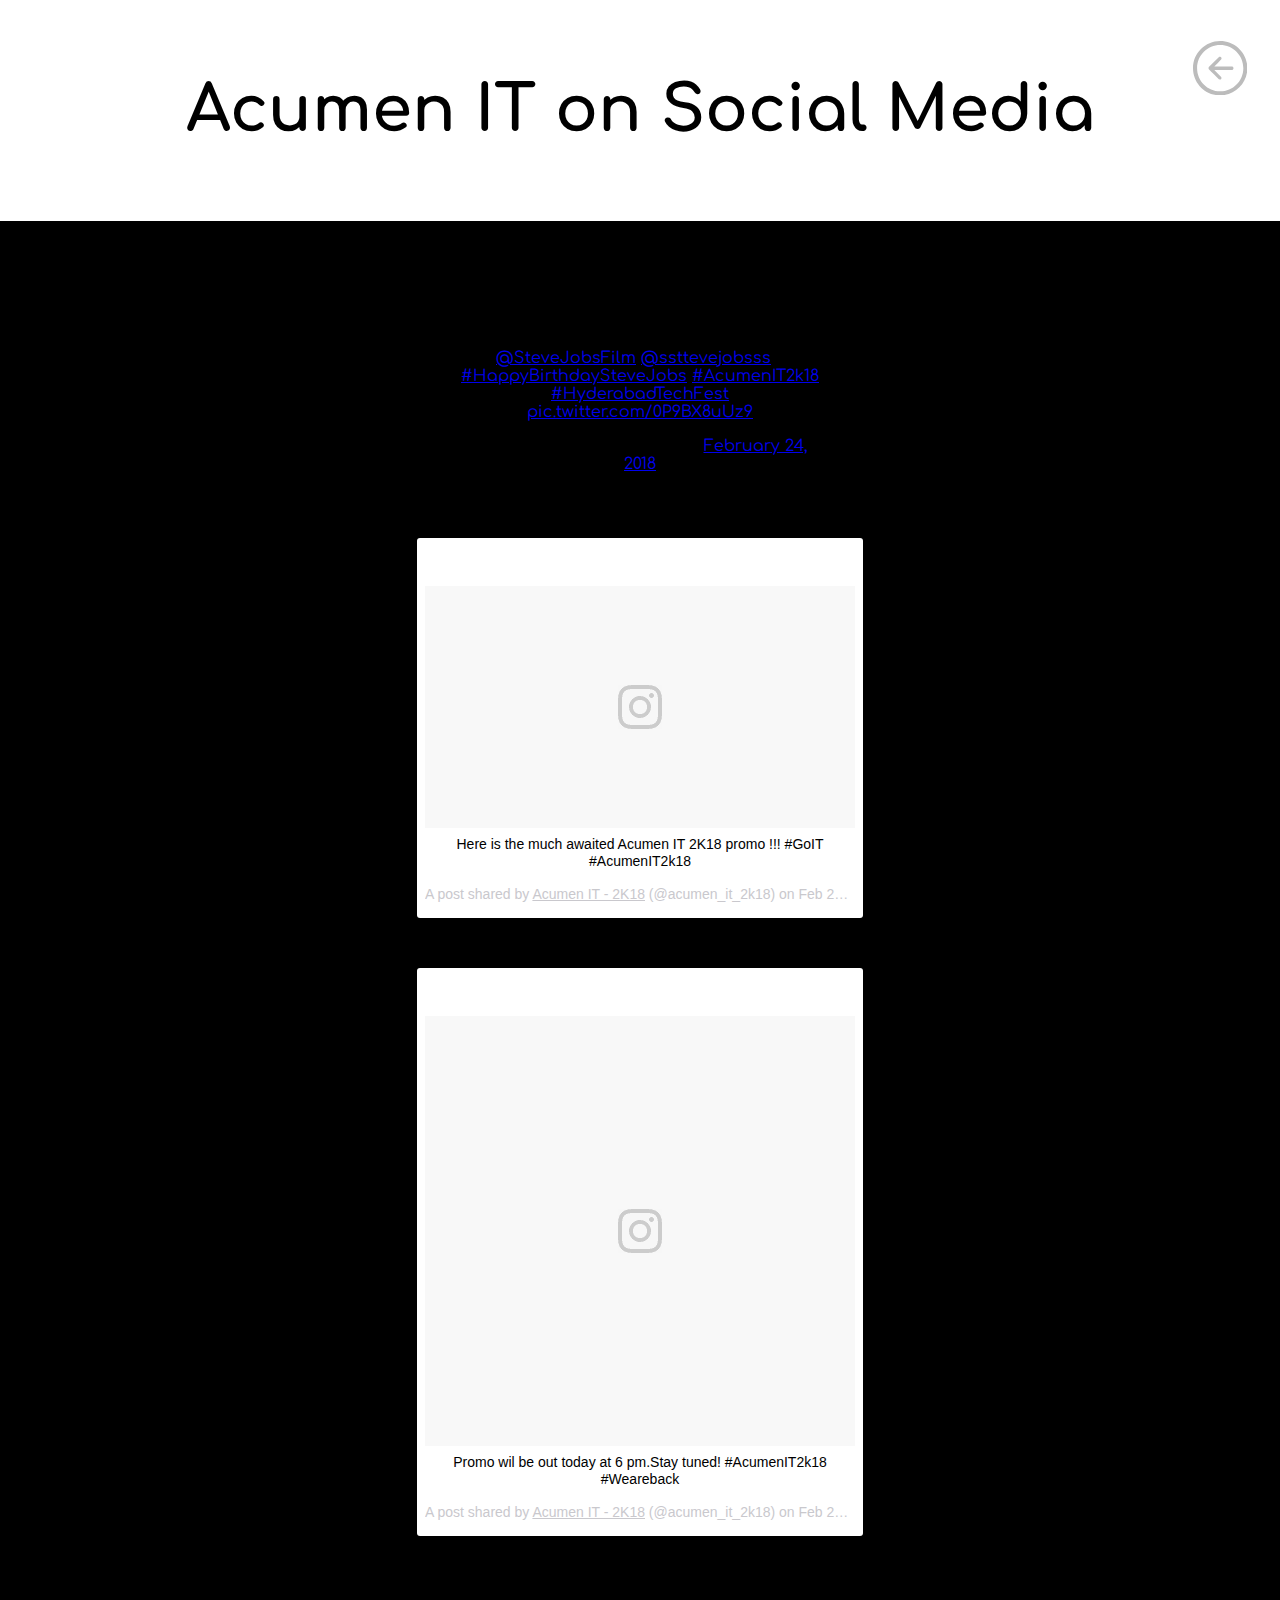
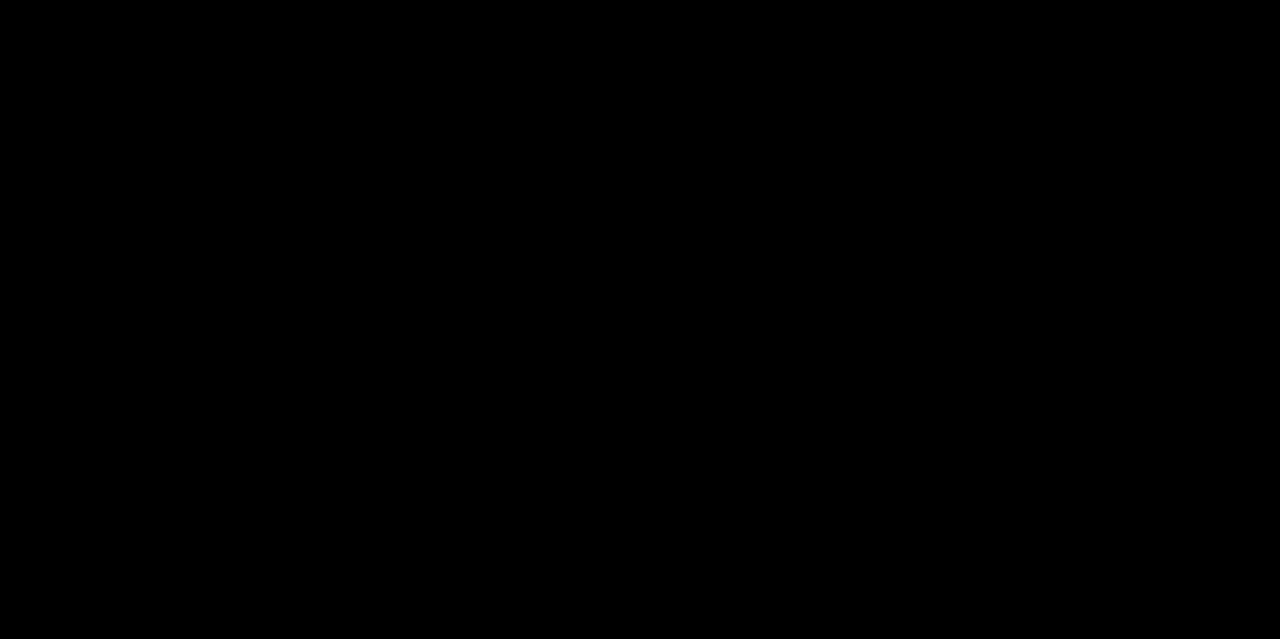
<file: pages/social.html>
<html>

<head>
    <meta name="viewport" content="width=device-width, initial-scale=1.0, user-scalable=no">
    <title>Social | Acumen IT 2K18</title>
    <link rel="stylesheet" type="text/css" href="../css/sponsors.css">
    <style>
        @import url(https://fonts.googleapis.com/css?family=Varela+Round|Comfortaa:400,700,300);
        html,
body {
    padding: 0;
    margin: 0;
    font-family: Comfortaa;
}

button:focus {
    outline: none !important;
}

.dummy-menu {
    border: 0;
    background: none;
    padding: 0;
    margin: 1.5em 1.2em 0 0;
    position: fixed;
    top: 0;
    right: 0;
    font-size: 0.85em;
    color: var(--color-close);
    cursor: pointer;
    z-index: 1000;
}

.icon {
    display: block;
    width: 2em;
    height: 2em;
    margin: 0 auto;
    fill: #bcbcbc;
}

.icon:hover {
    fill: gray;
}

.hidden {
    display: none;
}

.head {
    margin: 0;
    background-color: white;
    text-align: center;
    font-size: 2em;
    padding: 1em;
}
        .content {
            text-align: center;
        }
        .twitter {
            width: 35vw;
            display: inline-block;
            margin: 1.5em 0;
        }
        .insta {
            margin: 1.5em 0;
            display: inline-block;
            width: 35vw;
        }
        .fb 
        {
            margin: 1.5em 0;
            display: inline-block;
            width: 35vw;
            padding: 0;
        }
        .fb>iframe {
            width: 35vw;
        }
        
        @media screen and (max-width: 40em) {
            .twitter {
                width: 90vw;
            }
            .insta {
                width: 90vw;
            }
            
            .fb {
                width: 90vw;
            }
            .fb>iframe {
                width: 90vw;
            }
            .head {
                font-size: 1em;
                margin-top: 1.5em;
            }
        }
    </style>
</head>

<body>
    <div id="fb-root"></div>
    <script>
        (function(d, s, id) {
          var js, fjs = d.getElementsByTagName(s)[0];
          if (d.getElementById(id)) return;
          js = d.createElement(s); js.id = id;
          js.src = 'https://connect.facebook.net/en_GB/sdk.js#xfbml=1&version=v2.12&appId=275085722982591&autoLogAppEvents=1';
          fjs.parentNode.insertBefore(js, fjs);
        }(document, 'script', 'facebook-jssdk'));
    </script>
    <svg class="hidden">
			<symbol id="icon-cross" viewBox="0 0 24 24">
				<title>cross</title>
				<path d="M 5.5,2.5 C 5.372,2.5 5.244,2.549 5.146,2.646 L 2.646,5.146 C 2.451,5.341 2.451,5.659 2.646,5.854 L 8.793,12 2.646,18.15 C 2.451,18.34 2.451,18.66 2.646,18.85 L 5.146,21.35 C 5.341,21.55 5.659,21.55 5.854,21.35 L 12,15.21 18.15,21.35 C 18.24,21.45 18.37,21.5 18.5,21.5 18.63,21.5 18.76,21.45 18.85,21.35 L 21.35,18.85 C 21.55,18.66 21.55,18.34 21.35,18.15 L 15.21,12 21.35,5.854 C 21.55,5.658 21.55,5.342 21.35,5.146 L 18.85,2.646 C 18.66,2.451 18.34,2.451 18.15,2.646 L 12,8.793 5.854,2.646 C 5.756,2.549 5.628,2.5 5.5,2.5 Z"/>
			</symbol>
			<symbol id="icon-menu" viewBox="0 0 125.9 125.9">
				<title>menu</title>
				<g transform="scale(1)">
                    <path id="XMLID_11_" class="st0" d="M62.9,0C28.2,0,0,28.2,0,62.9s28.2,62.9,62.9,62.9s62.9-28.2,62.9-62.9S97.7,0,62.9,0z
	 M63,116.5c-29.5,0-53.5-24-53.5-53.5S33.5,9.5,63,9.5s53.5,24,53.5,53.5S92.6,116.5,63,116.5z"/>
<circle id="XMLID_12_" fill="transparent" class="st1" cx="63" cy="63" r="53.5"/>
<path id="XMLID_5_" class="st0" d="M49.3,59c14.1,0,28.2,0,42.3,0c0.4,1,0.9,1,1.4,1.8c0.3,0.5,0.6,1.1,0.7,1.9
	c0,0.1,0.1,1.8-0.8,2.9c0,0-0.1,0.4-1.4,1.4H49.3l15.9,16.3c0.2,0.3,0.8,1.2,0.7,2.5c0,0.4-0.1,1.5-1,2.5c-1.1,1.1-2.7,0.9-3,0.9
	c-1.5-0.1-2.5-1.2-2.7-1.4c-3.8-3.6-7.6-7.4-11.4-11.2c-3.8-3.8-7.5-7.6-11.1-11.4c-0.2-0.3-0.8-1.2-0.8-2.5c0-0.4,0.1-1.5,0.7-2.5
	c7.8-7.7,15.7-15.5,23.6-23.2c0.4-0.2,1.3-0.6,2.5-0.4c1.6,0.3,2.5,1.4,2.7,1.7c0.2,0.2,0.7,0.8,0.7,1.8c0.1,1.1-0.4,1.8-0.6,2
	C60.3,47.7,54.8,54,49.3,59z"/>
                </g>
			</symbol>
			<!-- Magnifier by Gregor Cresnar https://www.flaticon.com/authors/gregor-cresnar -->
    </svg>
    <header class="head">
        <h1>Acumen IT on Social Media</h1>
        <button class="dummy-menu" onclick="window.location.href='../index.php#nav'"><svg class="icon icon--menu"><use xlink:href="#icon-menu"></use></svg>
        </button>
    </header>
    <div class="content">
        <div class="twitter">
            <blockquote class="twitter-tweet" data-lang="en"><p lang="en" dir="ltr">Here’s to the crazy ones, the rebels, the round pegs in the square holes…<br>Heres the rebel who pushed tech frontiers.<br>Happy Birthday Steve Jobs <a href="https://twitter.com/SteveJobsFilm?ref_src=twsrc%5Etfw">@SteveJobsFilm</a>  <a href="https://twitter.com/ssttevejobsss?ref_src=twsrc%5Etfw">@ssttevejobsss</a> !! <a href="https://twitter.com/hashtag/HappyBirthdaySteveJobs?src=hash&amp;ref_src=twsrc%5Etfw">#HappyBirthdaySteveJobs</a>  <a href="https://twitter.com/hashtag/AcumenIT2k18?src=hash&amp;ref_src=twsrc%5Etfw">#AcumenIT2k18</a> <a href="https://twitter.com/hashtag/HyderabadTechFest?src=hash&amp;ref_src=twsrc%5Etfw">#HyderabadTechFest</a> <a href="https://t.co/0P9BX8uUz9">pic.twitter.com/0P9BX8uUz9</a></p>&mdash; Acumen IT (@AcumenIT1) <a href="https://twitter.com/AcumenIT1/status/967461449592385543?ref_src=twsrc%5Etfw">February 24, 2018</a></blockquote>
            <script async src="https://platform.twitter.com/widgets.js" charset="utf-8"></script>
        </div>
        <br>
        <div class="insta">
            <blockquote class="instagram-media" data-instgrm-captioned data-instgrm-permalink="https://www.instagram.com/p/Bfif11Ih8fO/" data-instgrm-version="8" style=" background:#FFF; border:0; border-radius:3px; box-shadow:0 0 1px 0 rgba(0,0,0,0.5),0 1px 10px 0 rgba(0,0,0,0.15); margin: 1px; max-width:658px; padding:0; width:99.375%; width:-webkit-calc(100% - 2px); width:calc(100% - 2px);"><div style="padding:8px;"> <div style=" background:#F8F8F8; line-height:0; margin-top:40px; padding:28.194444444444443% 0; text-align:center; width:100%;"> <div style=" background:url([data-uri]); display:block; height:44px; margin:0 auto -44px; position:relative; top:-22px; width:44px;"></div></div> <p style=" margin:8px 0 0 0; padding:0 4px;"> <a href="https://www.instagram.com/p/Bfif11Ih8fO/" style=" color:#000; font-family:Arial,sans-serif; font-size:14px; font-style:normal; font-weight:normal; line-height:17px; text-decoration:none; word-wrap:break-word;" target="_blank">Here is the much awaited Acumen IT 2K18 promo !!! #GoIT #AcumenIT2k18</a></p> <p style=" color:#c9c8cd; font-family:Arial,sans-serif; font-size:14px; line-height:17px; margin-bottom:0; margin-top:8px; overflow:hidden; padding:8px 0 7px; text-align:center; text-overflow:ellipsis; white-space:nowrap;">A post shared by <a href="https://www.instagram.com/acumen_it_2k18/" style=" color:#c9c8cd; font-family:Arial,sans-serif; font-size:14px; font-style:normal; font-weight:normal; line-height:17px;" target="_blank"> Acumen IT - 2K18</a> (@acumen_it_2k18) on <time style=" font-family:Arial,sans-serif; font-size:14px; line-height:17px;" datetime="2018-02-23T12:29:20+00:00">Feb 23, 2018 at 4:29am PST</time></p></div></blockquote> <script async defer src="http://www.instagram.com/embed.js"></script>
        </div>
        <br>
        <div class="insta">
            <blockquote class="instagram-media" data-instgrm-captioned data-instgrm-permalink="https://www.instagram.com/p/Bfh6Kfyh_KV/" data-instgrm-version="8" style=" background:#FFF; border:0; border-radius:3px; box-shadow:0 0 1px 0 rgba(0,0,0,0.5),0 1px 10px 0 rgba(0,0,0,0.15); margin: 1px; max-width:658px; padding:0; width:99.375%; width:-webkit-calc(100% - 2px); width:calc(100% - 2px);"><div style="padding:8px;"> <div style=" background:#F8F8F8; line-height:0; margin-top:40px; padding:50.0% 0; text-align:center; width:100%;"> <div style=" background:url([data-uri]); display:block; height:44px; margin:0 auto -44px; position:relative; top:-22px; width:44px;"></div></div> <p style=" margin:8px 0 0 0; padding:0 4px;"> <a href="https://www.instagram.com/p/Bfh6Kfyh_KV/" style=" color:#000; font-family:Arial,sans-serif; font-size:14px; font-style:normal; font-weight:normal; line-height:17px; text-decoration:none; word-wrap:break-word;" target="_blank">Promo wil be out today at 6 pm.Stay tuned! #AcumenIT2k18 #Weareback</a></p> <p style=" color:#c9c8cd; font-family:Arial,sans-serif; font-size:14px; line-height:17px; margin-bottom:0; margin-top:8px; overflow:hidden; padding:8px 0 7px; text-align:center; text-overflow:ellipsis; white-space:nowrap;">A post shared by <a href="https://www.instagram.com/acumen_it_2k18/" style=" color:#c9c8cd; font-family:Arial,sans-serif; font-size:14px; font-style:normal; font-weight:normal; line-height:17px;" target="_blank"> Acumen IT - 2K18</a> (@acumen_it_2k18) on <time style=" font-family:Arial,sans-serif; font-size:14px; line-height:17px;" datetime="2018-02-23T06:52:39+00:00">Feb 22, 2018 at 10:52pm PST</time></p></div></blockquote> <script async defer src="http://www.instagram.com/embed.js"></script>
        </div>
        <br>
        <div class="fb">
            <iframe src="https://www.facebook.com/plugins/post.php?href=https%3A%2F%2Fwww.facebook.com%2Fpermalink.php%3Fstory_fbid%3D157920418243396%26id%3D157441931624578&width=500" width="500" height="614" style="border:none;overflow:hidden" scrolling="no" frameborder="0" allowTransparency="true"></iframe>
        </div>
    </div>
</body>

</html>
</file>
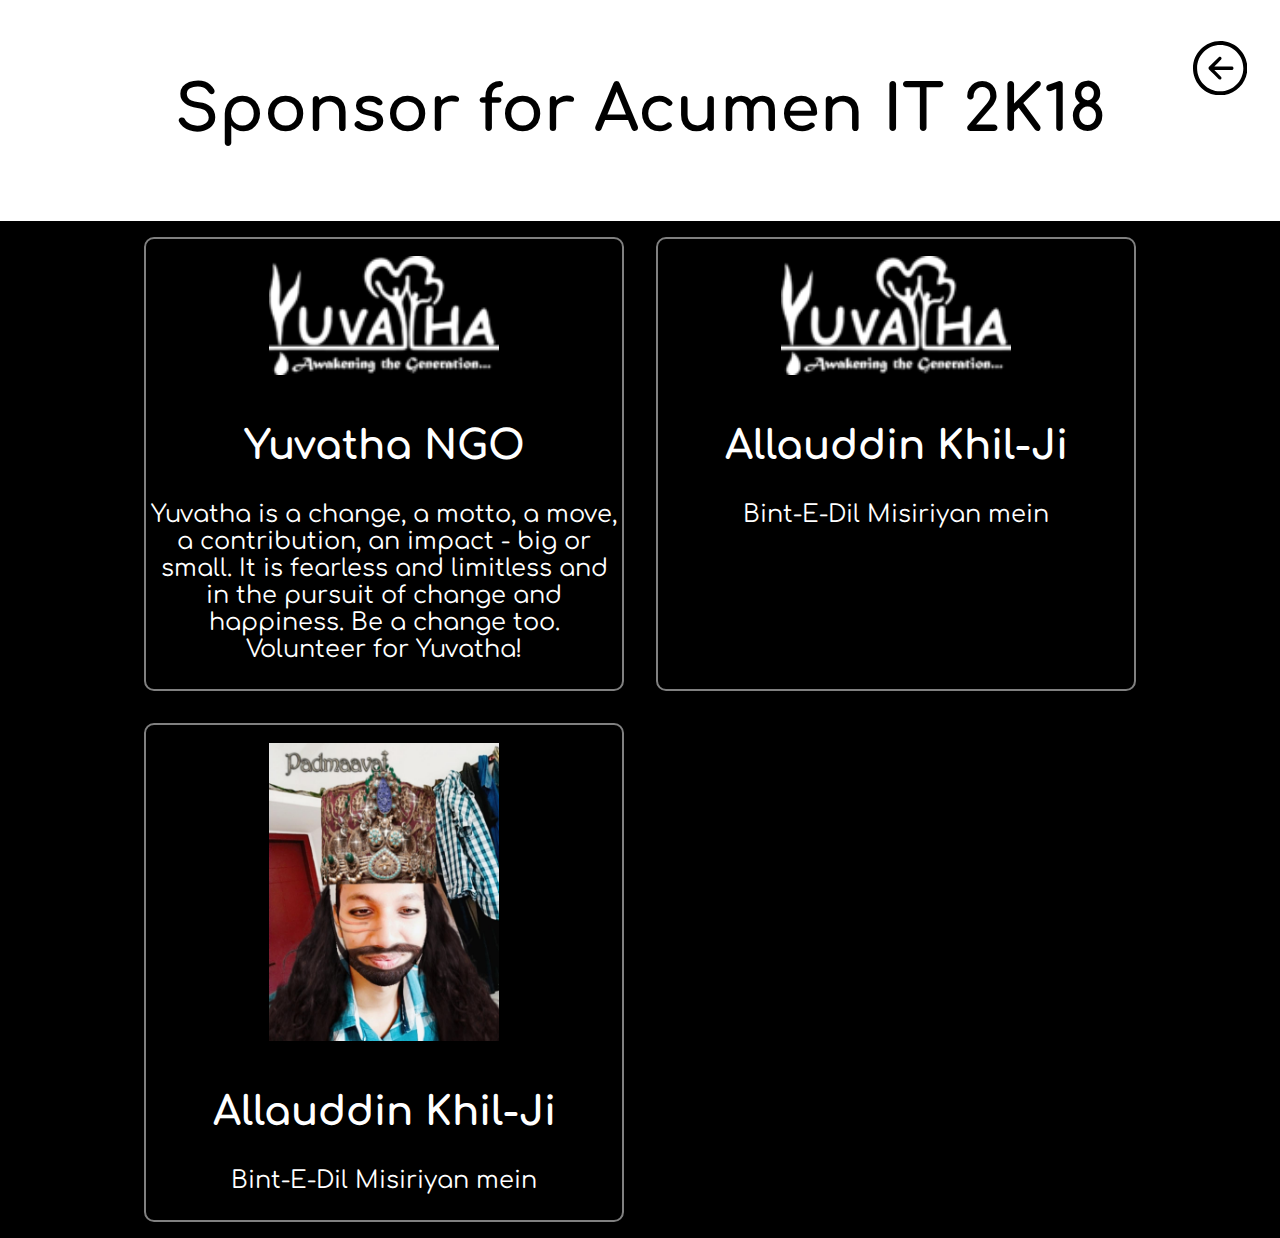
<file: pages/sponsors - Copy.html>
<html>

<head>
    <meta name="viewport" content="width=device-width, initial-scale=1.0">
    <title>Sponsors | Acumen IT 2K18</title>
    <link rel="stylesheet" type="text/css" href="../css/sponsors%20-%20Copy.css">
    <style>
        @import url(https://fonts.googleapis.com/css?family=Varela+Round|Comfortaa:400,700,300);
    </style>
</head>

<body>
    <svg class="hidden">
			<symbol id="icon-cross" viewBox="0 0 24 24">
				<title>cross</title>
				<path d="M 5.5,2.5 C 5.372,2.5 5.244,2.549 5.146,2.646 L 2.646,5.146 C 2.451,5.341 2.451,5.659 2.646,5.854 L 8.793,12 2.646,18.15 C 2.451,18.34 2.451,18.66 2.646,18.85 L 5.146,21.35 C 5.341,21.55 5.659,21.55 5.854,21.35 L 12,15.21 18.15,21.35 C 18.24,21.45 18.37,21.5 18.5,21.5 18.63,21.5 18.76,21.45 18.85,21.35 L 21.35,18.85 C 21.55,18.66 21.55,18.34 21.35,18.15 L 15.21,12 21.35,5.854 C 21.55,5.658 21.55,5.342 21.35,5.146 L 18.85,2.646 C 18.66,2.451 18.34,2.451 18.15,2.646 L 12,8.793 5.854,2.646 C 5.756,2.549 5.628,2.5 5.5,2.5 Z"/>
			</symbol>
			<symbol id="icon-menu" viewBox="0 0 125.9 125.9">
				<title>menu</title>
				<g transform="scale(1)">
                    <path id="XMLID_11_" class="st0" d="M62.9,0C28.2,0,0,28.2,0,62.9s28.2,62.9,62.9,62.9s62.9-28.2,62.9-62.9S97.7,0,62.9,0z
	 M63,116.5c-29.5,0-53.5-24-53.5-53.5S33.5,9.5,63,9.5s53.5,24,53.5,53.5S92.6,116.5,63,116.5z"/>
<circle id="XMLID_12_" fill="transparent" class="st1" cx="63" cy="63" r="53.5"/>
<path id="XMLID_5_" class="st0" d="M49.3,59c14.1,0,28.2,0,42.3,0c0.4,1,0.9,1,1.4,1.8c0.3,0.5,0.6,1.1,0.7,1.9
	c0,0.1,0.1,1.8-0.8,2.9c0,0-0.1,0.4-1.4,1.4H49.3l15.9,16.3c0.2,0.3,0.8,1.2,0.7,2.5c0,0.4-0.1,1.5-1,2.5c-1.1,1.1-2.7,0.9-3,0.9
	c-1.5-0.1-2.5-1.2-2.7-1.4c-3.8-3.6-7.6-7.4-11.4-11.2c-3.8-3.8-7.5-7.6-11.1-11.4c-0.2-0.3-0.8-1.2-0.8-2.5c0-0.4,0.1-1.5,0.7-2.5
	c7.8-7.7,15.7-15.5,23.6-23.2c0.4-0.2,1.3-0.6,2.5-0.4c1.6,0.3,2.5,1.4,2.7,1.7c0.2,0.2,0.7,0.8,0.7,1.8c0.1,1.1-0.4,1.8-0.6,2
	C60.3,47.7,54.8,54,49.3,59z"/>
                </g>
			</symbol>
			<!-- Magnifier by Gregor Cresnar https://www.flaticon.com/authors/gregor-cresnar -->
    </svg>
    <header class="sponsor-head">
        <h1>Sponsor for Acumen IT 2K18</h1>
        <button class="dummy-menu" onclick="window.location.href='../index.html'"><svg class="icon icon--menu"><use xlink:href="#icon-menu"></use></svg>
                </button>
    </header>
    <div class="content">
        <div class="sponsor">
            <img class="sponsor-img" src="../img/sponsors/Yuvatha_Black-e1468942297356.png">
            <h2 class="sponsor-title">Yuvatha NGO</h2>
            <p class="sponsor-des">Yuvatha is a change, a motto, a move, a contribution, an impact - big or small. It is fearless and limitless and in the pursuit of change and happiness. Be a change too. Volunteer for Yuvatha!</p>
        </div>
        <div class="sponsor">
            <img class="sponsor-img" src="../img/sponsors/Yuvatha_Black-e1468942297356.png">
            <h2 class="sponsor-title">Allauddin Khil-Ji</h2>
            <p class="sponsor-des">Bint-E-Dil Misiriyan mein</p>
        </div>
    
        <div class="sponsor">
            <img class="sponsor-img" src="../img/sponsors/sairam.jpeg">
            <h2 class="sponsor-title">Allauddin Khil-Ji</h2>
            <p class="sponsor-des">Bint-E-Dil Misiriyan mein</p>
        </div>
    </div>
</body>

</html>
</file>
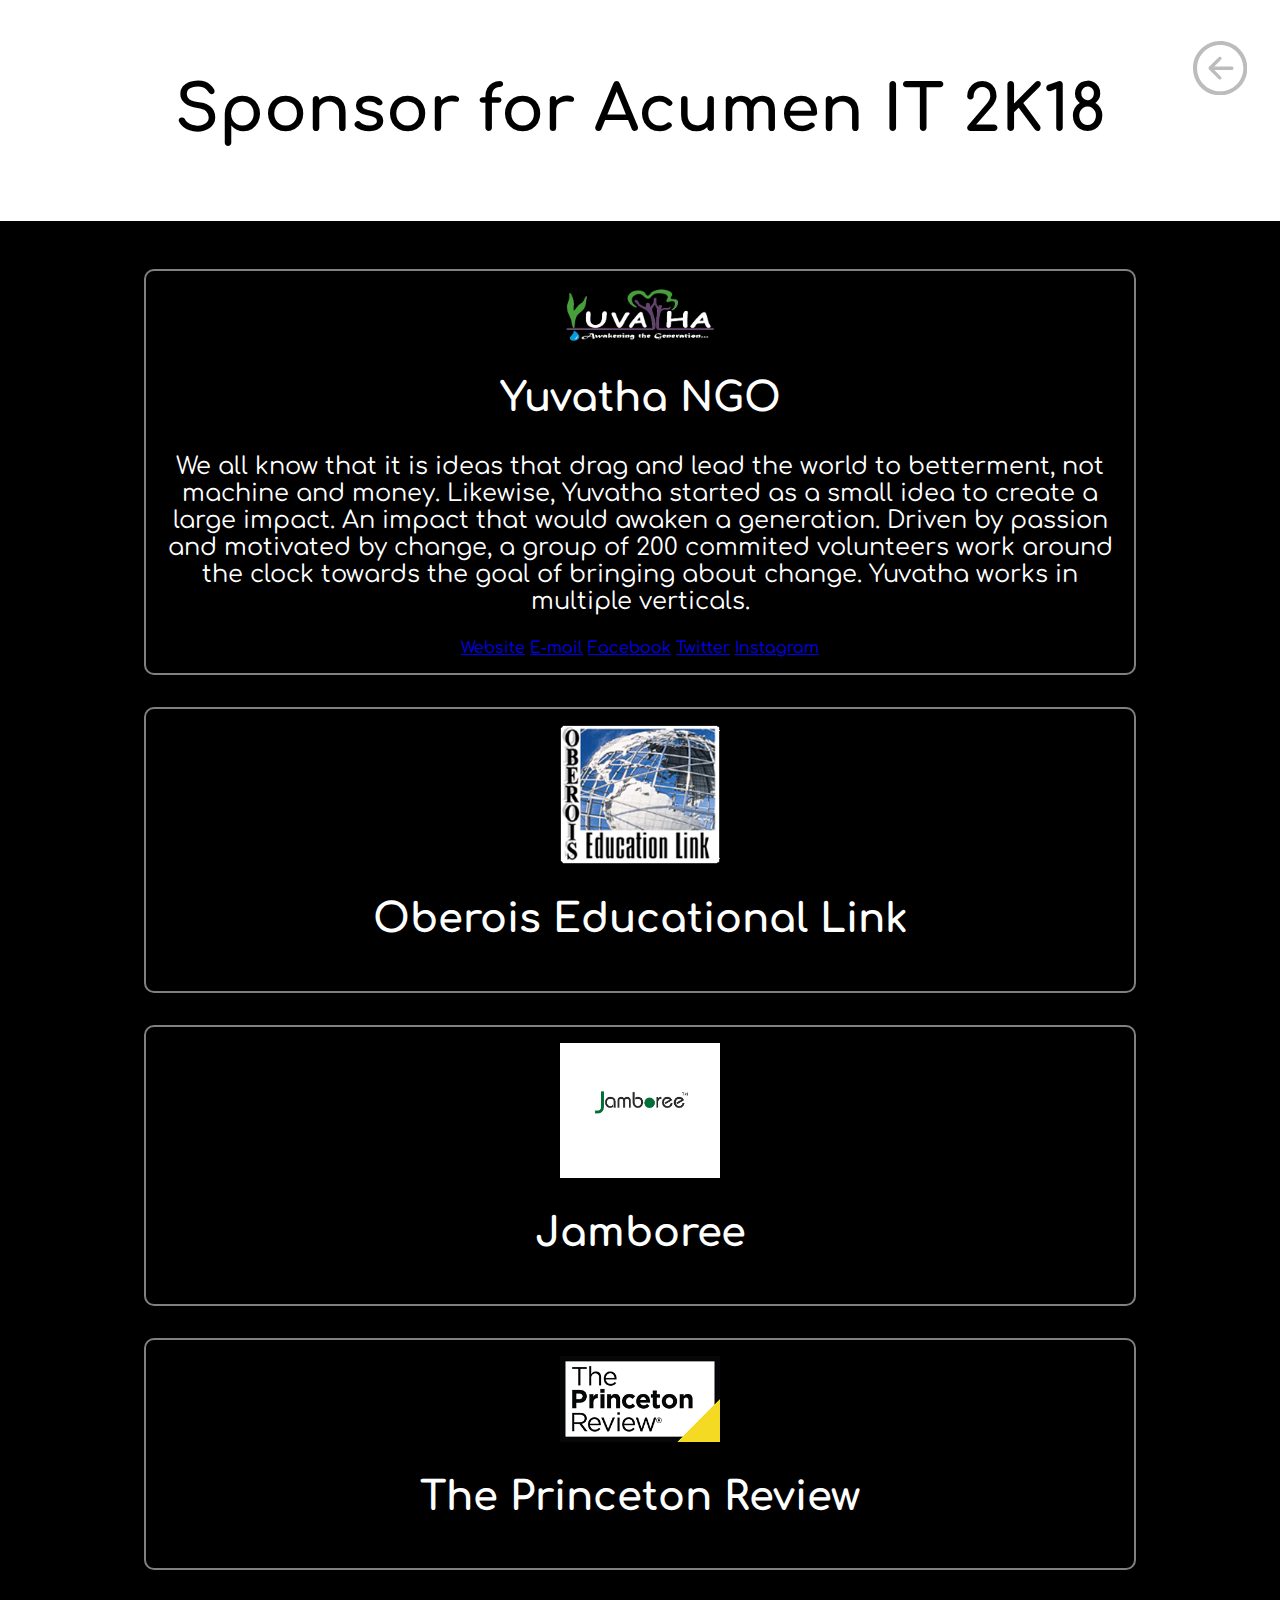
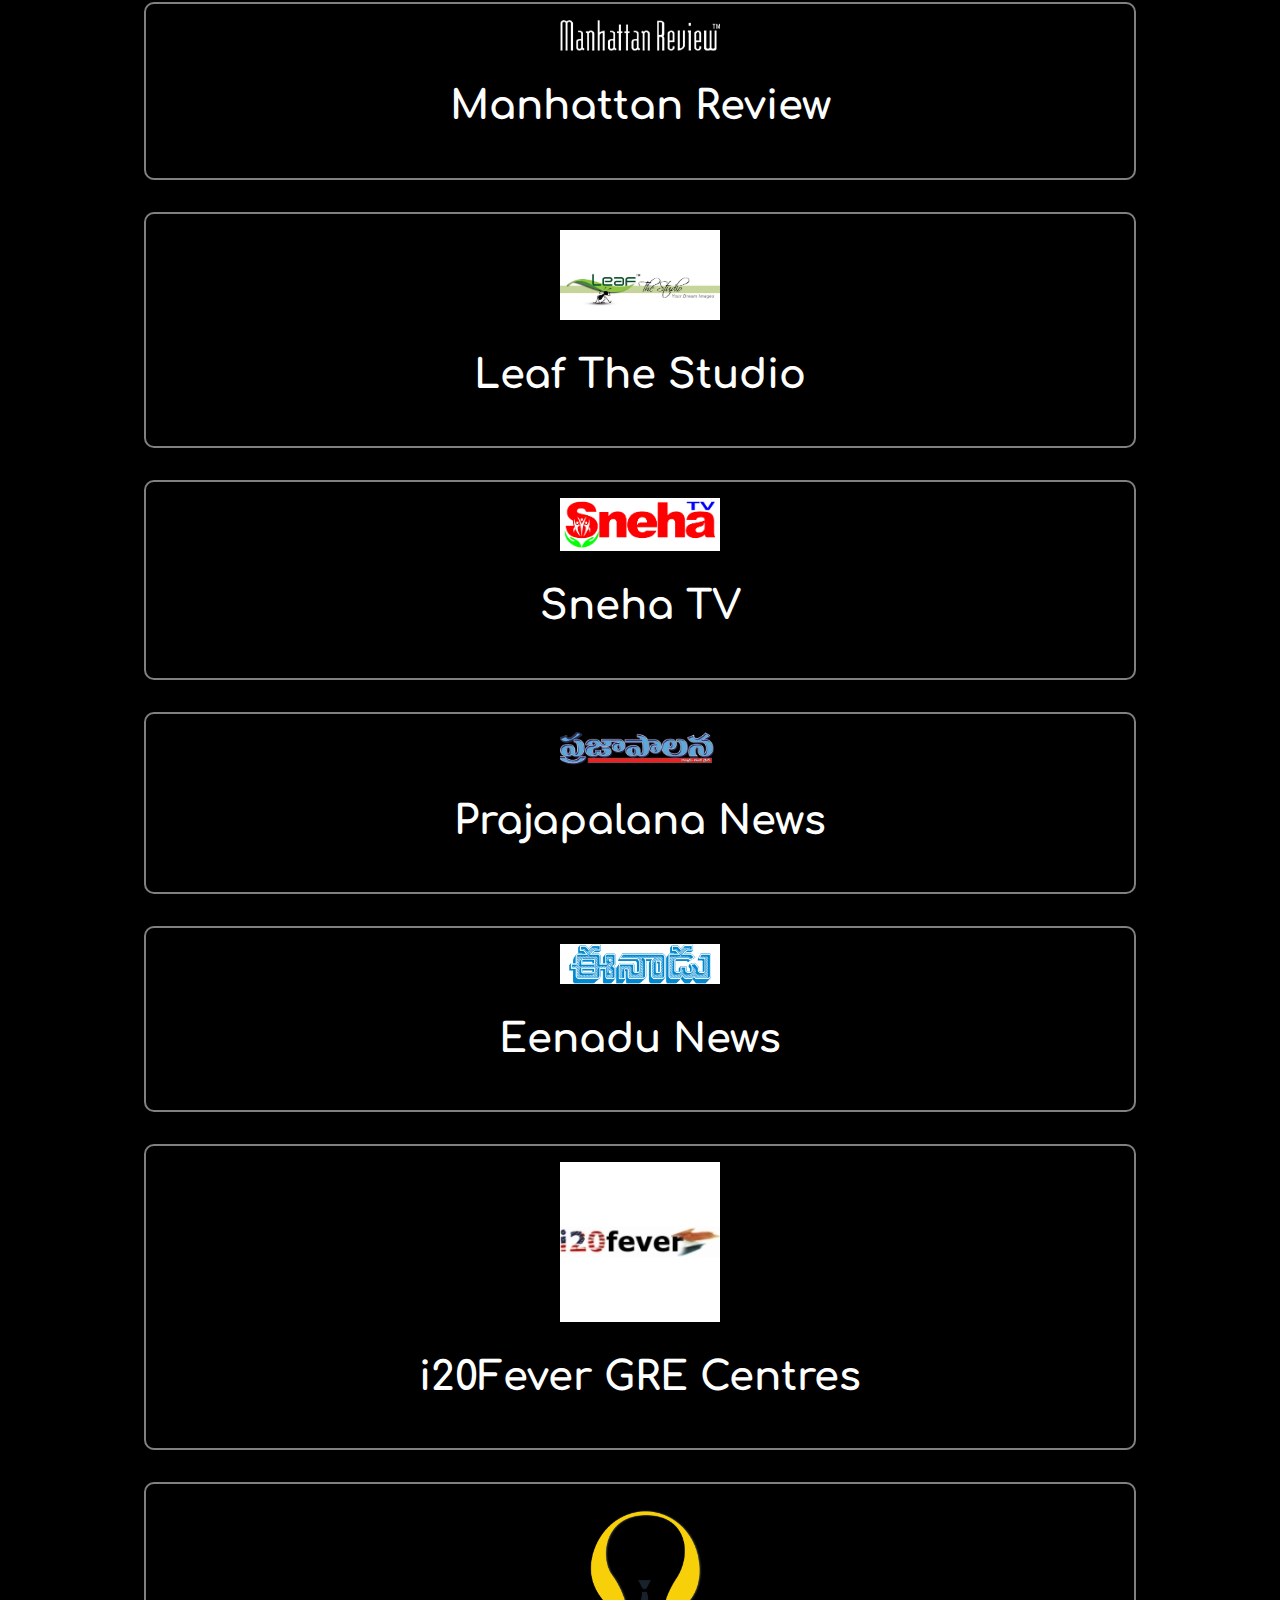
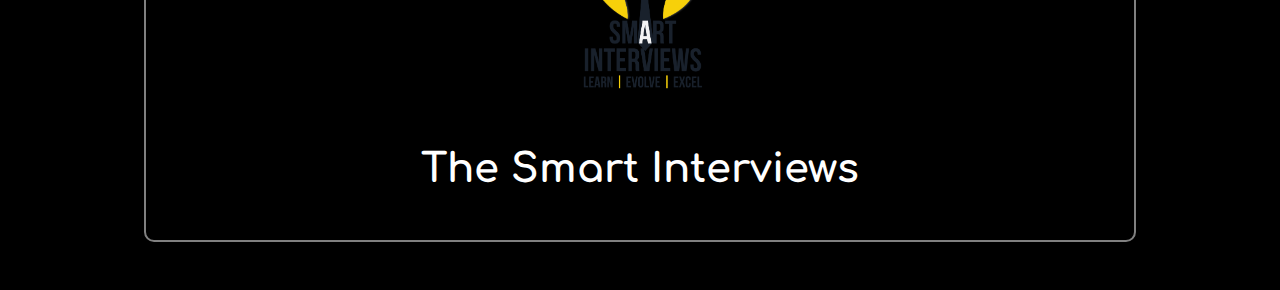
<file: pages/sponsors.html>
<html>

<head>
    <meta name="viewport" content="width=device-width, initial-scale=1.0">
    <title>Sponsors | Acumen IT 2K18</title>
    <link rel="stylesheet" type="text/css" href="../css/sponsors.css">
    <style>
        @import url(https://fonts.googleapis.com/css?family=Varela+Round|Comfortaa:400,700,300);
        a:visited {
            text-decoration: none;
            color: blue;
        }
    </style>
</head>

<body>
    <svg class="hidden">
			<symbol id="icon-cross" viewBox="0 0 24 24">
				<title>cross</title>
				<path d="M 5.5,2.5 C 5.372,2.5 5.244,2.549 5.146,2.646 L 2.646,5.146 C 2.451,5.341 2.451,5.659 2.646,5.854 L 8.793,12 2.646,18.15 C 2.451,18.34 2.451,18.66 2.646,18.85 L 5.146,21.35 C 5.341,21.55 5.659,21.55 5.854,21.35 L 12,15.21 18.15,21.35 C 18.24,21.45 18.37,21.5 18.5,21.5 18.63,21.5 18.76,21.45 18.85,21.35 L 21.35,18.85 C 21.55,18.66 21.55,18.34 21.35,18.15 L 15.21,12 21.35,5.854 C 21.55,5.658 21.55,5.342 21.35,5.146 L 18.85,2.646 C 18.66,2.451 18.34,2.451 18.15,2.646 L 12,8.793 5.854,2.646 C 5.756,2.549 5.628,2.5 5.5,2.5 Z"/>
			</symbol>
			<symbol id="icon-menu" viewBox="0 0 125.9 125.9">
				<title>menu</title>
				<g transform="scale(1)">
                    <path id="XMLID_11_" class="st0" d="M62.9,0C28.2,0,0,28.2,0,62.9s28.2,62.9,62.9,62.9s62.9-28.2,62.9-62.9S97.7,0,62.9,0z
	 M63,116.5c-29.5,0-53.5-24-53.5-53.5S33.5,9.5,63,9.5s53.5,24,53.5,53.5S92.6,116.5,63,116.5z"/>
<circle id="XMLID_12_" fill="transparent" class="st1" cx="63" cy="63" r="53.5"/>
<path id="XMLID_5_" class="st0" d="M49.3,59c14.1,0,28.2,0,42.3,0c0.4,1,0.9,1,1.4,1.8c0.3,0.5,0.6,1.1,0.7,1.9
	c0,0.1,0.1,1.8-0.8,2.9c0,0-0.1,0.4-1.4,1.4H49.3l15.9,16.3c0.2,0.3,0.8,1.2,0.7,2.5c0,0.4-0.1,1.5-1,2.5c-1.1,1.1-2.7,0.9-3,0.9
	c-1.5-0.1-2.5-1.2-2.7-1.4c-3.8-3.6-7.6-7.4-11.4-11.2c-3.8-3.8-7.5-7.6-11.1-11.4c-0.2-0.3-0.8-1.2-0.8-2.5c0-0.4,0.1-1.5,0.7-2.5
	c7.8-7.7,15.7-15.5,23.6-23.2c0.4-0.2,1.3-0.6,2.5-0.4c1.6,0.3,2.5,1.4,2.7,1.7c0.2,0.2,0.7,0.8,0.7,1.8c0.1,1.1-0.4,1.8-0.6,2
	C60.3,47.7,54.8,54,49.3,59z"/>
                </g>
			</symbol>
			<!-- Magnifier by Gregor Cresnar https://www.flaticon.com/authors/gregor-cresnar -->
    </svg>
    <header class="sponsor-head">
        <h1>Sponsor for Acumen IT 2K18</h1>
        <button class="dummy-menu" onclick="window.location.href='../index.php#nav'"><svg class="icon icon--menu"><use xlink:href="#icon-menu"></use></svg>
                </button>
    </header>
    <div class="content">
        <span>
        <div class="sponsor">
            <img class="sponsor-img" src="../img/sponsors/yuvatha.png">
            <h2 class="sponsor-title">Yuvatha NGO</h2>
            <p class="sponsor-des"><!--Yuvatha is a change, a motto, a move, a contribution, an impact - big or small. It is fearless and limitless and in the pursuit of change and happiness. Be a change too. Volunteer for Yuvatha!-->
            We all know that it is ideas that drag and lead the world to betterment, not machine and money. Likewise, Yuvatha started as a small idea to create a large impact. An impact that would awaken a generation. Driven by passion and motivated by change, a group of 200 commited volunteers work around the clock towards the goal of bringing about change. Yuvatha works in multiple verticals.
            </p>
            <span><a target="_blank" href="https://www.yuvathango.org">Website</a>  <a target="_blank" href="mailto:mailto:yuvathango@gmail.com">E-mail</a>  <a target="_blank" href="https://www.facebook.com/Yuvatha/">Facebook</a>  <a target="_blank" href="https://twitter.com/yuvatha_ngo">Twitter</a>  <a target="_blank" href="https://www.instagram.com/yuvathango/?hl=en">Instagram</a></span>
        </div>
        <div class="sponsor">
            <img class="sponsor-img" src="../img/sponsors/logo-eduactionlink.png">
            <h2 class="sponsor-title">Oberois Educational Link</h2>
            <p class="sponsor-des"></p>
        </div>
        </span>
        <div class="sponsor">
            <img class="sponsor-img" src="../img/sponsors/jamboree.png">
            <h2 class="sponsor-title">Jamboree</h2>
            <p class="sponsor-des"></p>
        </div>
        <div class="sponsor">
            <img class="sponsor-img" src="../img/sponsors/princeton.png">
            <h2 class="sponsor-title">The Princeton Review</h2>
            <p class="sponsor-des"></p>
        </div>
        <div class="sponsor">
            <img class="sponsor-img" src="../img/sponsors/manhattan.png">
            <h2 class="sponsor-title">Manhattan Review</h2>
            <p class="sponsor-des"></p>
        </div>
        <div class="sponsor">
            <img class="sponsor-img" src="../img/sponsors/leafstudio.jpg">
            <h2 class="sponsor-title">Leaf The Studio</h2>
            <p class="sponsor-des"></p>
        </div>
        <div class="sponsor">
            <img class="sponsor-img" src="../img/sponsors/snehatv.png">
            <h2 class="sponsor-title">Sneha TV</h2>
            <p class="sponsor-des"></p>
        </div>
        <div class="sponsor">
            <img class="sponsor-img" src="../img/sponsors/prajapalana.png">
            <h2 class="sponsor-title">Prajapalana News</h2>
            <p class="sponsor-des"></p>
        </div>
        <div class="sponsor">
            <img class="sponsor-img" src="../img/sponsors/eenadu.png">
            <h2 class="sponsor-title">Eenadu News</h2>
            <p class="sponsor-des"></p>
        </div>
        <div class="sponsor">
            <img class="sponsor-img" src="../img/sponsors/i20fever.png">
            <h2 class="sponsor-title">i20Fever GRE Centres</h2>
            <p class="sponsor-des"></p>
        </div>
        <div class="sponsor">
            <img class="sponsor-img" src="../img/sponsors/smartinterviews.png">
            <h2 class="sponsor-title">The Smart Interviews</h2>
            <p class="sponsor-des"></p>
        </div>
    </div>
</body>

</html>
</file>
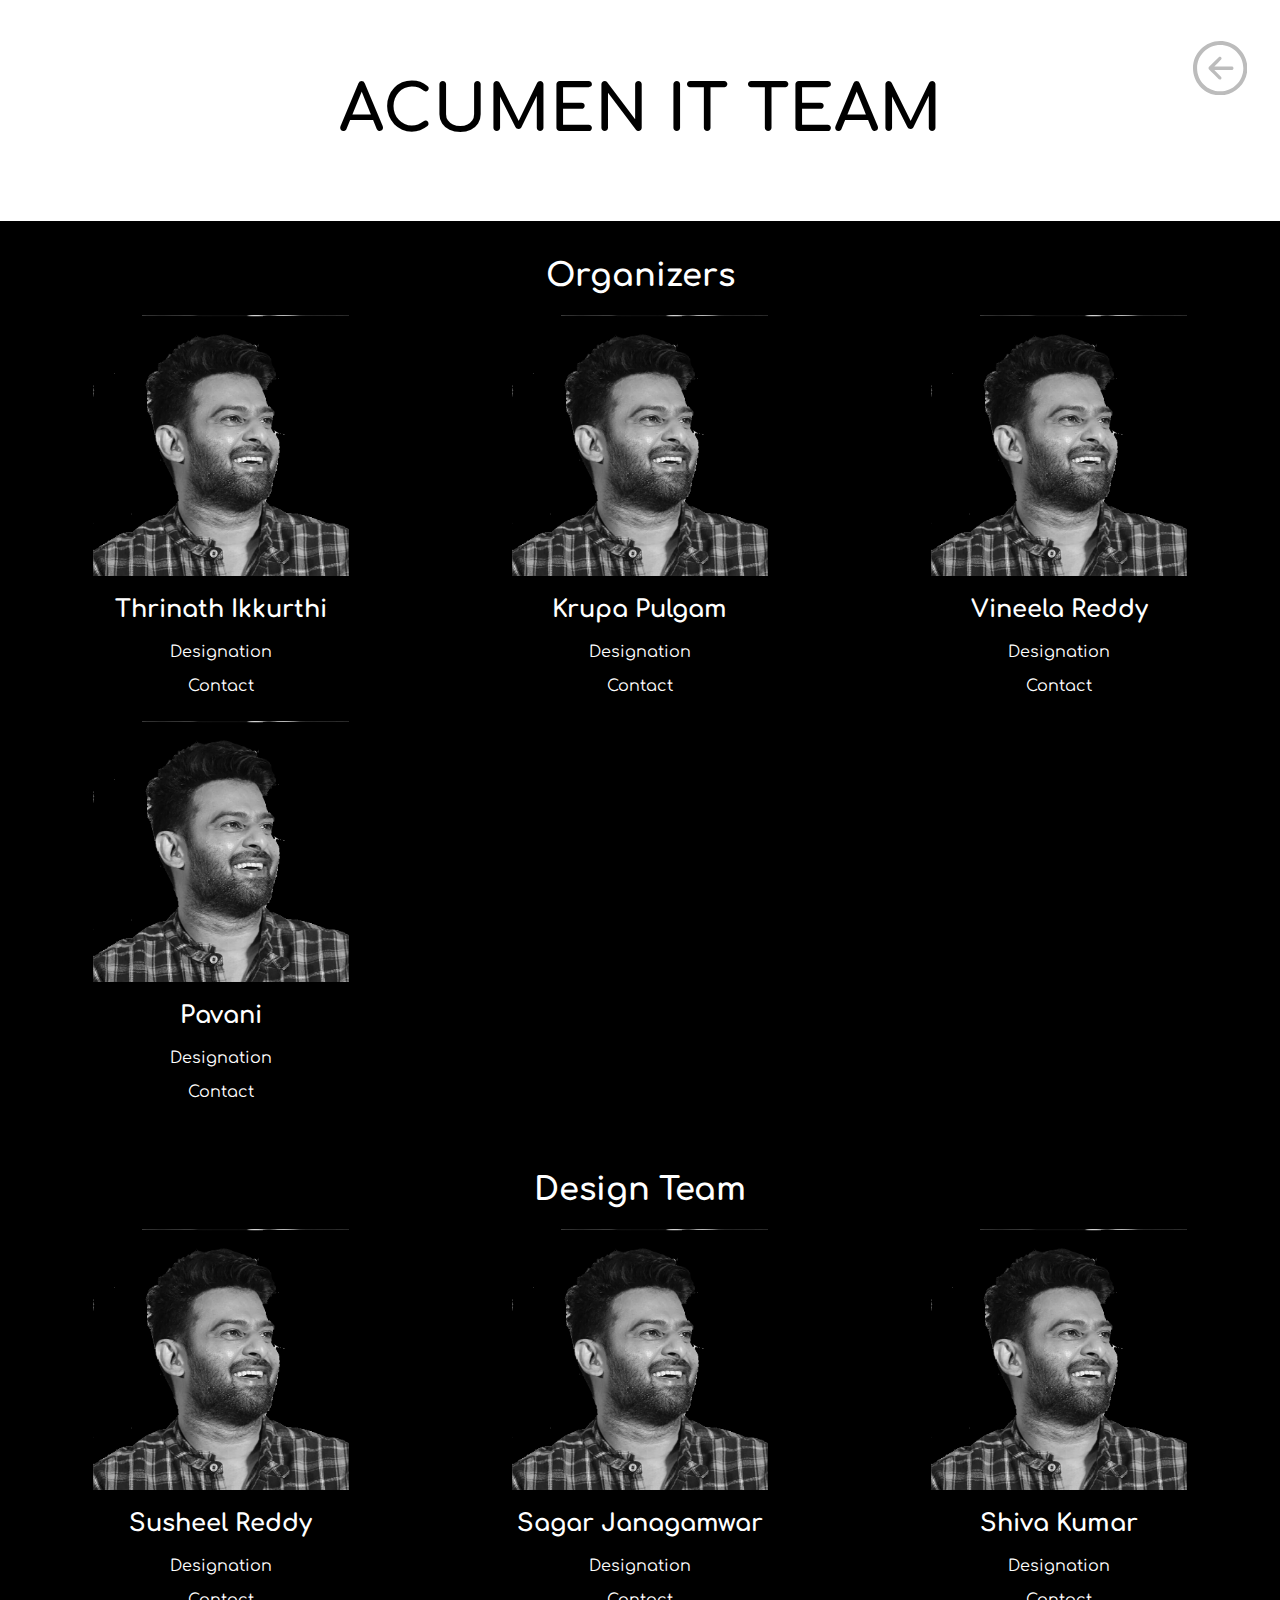
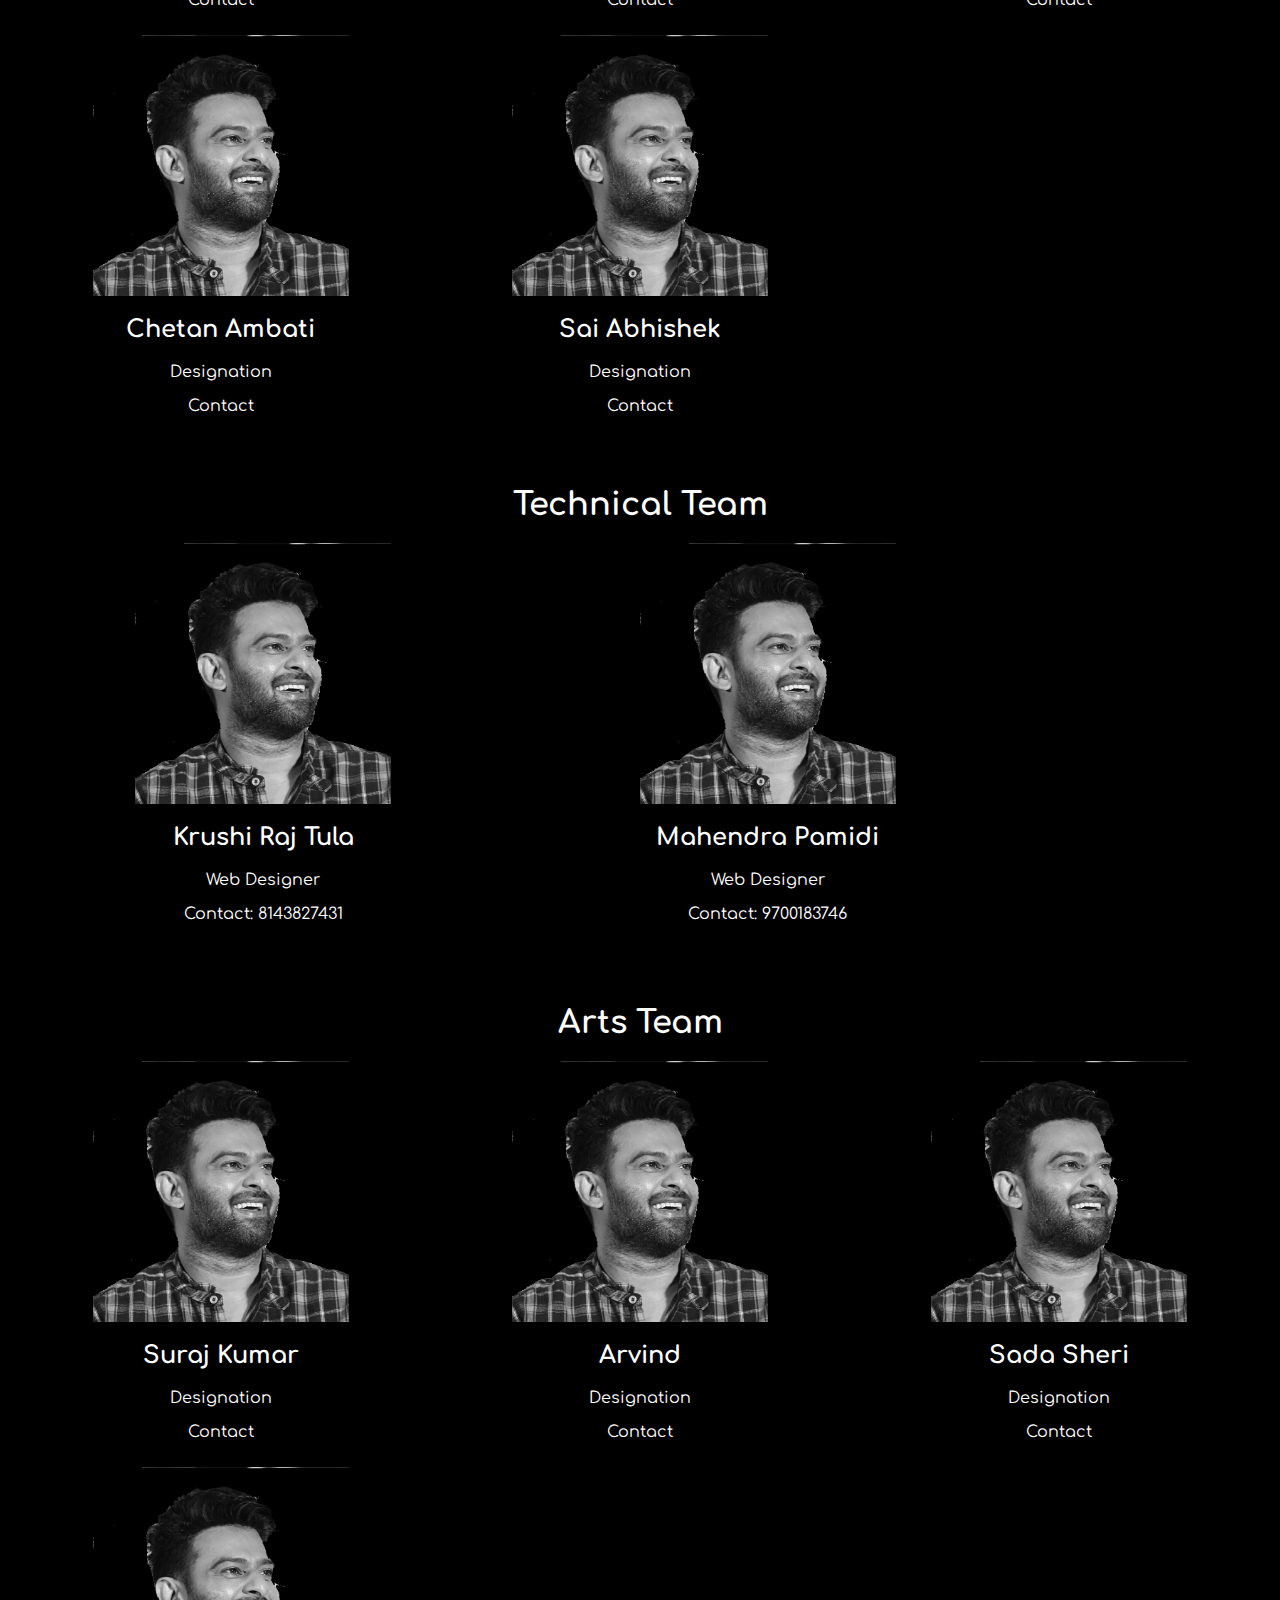
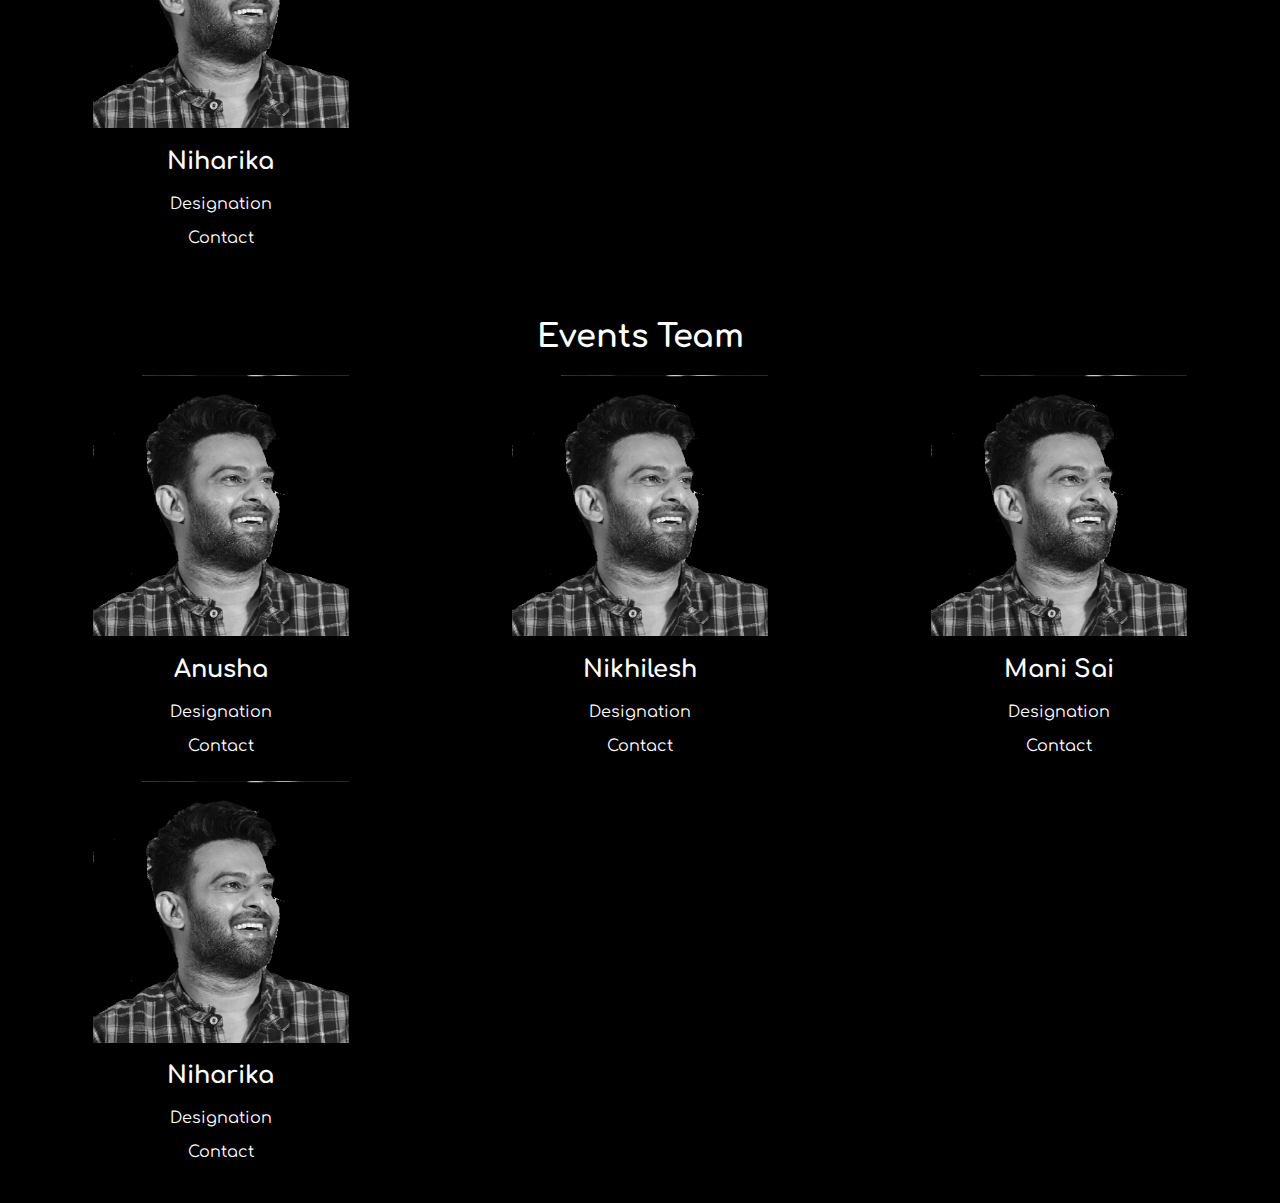
<file: pages/team.html>
<html>
    <head>
        <title>Team | ACUMEN IT</title>
        <meta charset="UTF-8" />
    <meta name="viewport" content="width=device-width, initial-scale=1">
        <style type="text/css">
            @import url(https://fonts.googleapis.com/css?family=Varela+Round|Comfortaa:400,700,300);
            body,html {
                margin: 0;
                padding: 0;
                background-color: black;
                font-family: Comfortaa;
            }
            
            #head {
                margin: 0;
                background-color: white;
                text-align: center;
                font-size: 2em;
                padding: 1em;
            }

            .hidden {
                display: none;
            }
            
            button:focus {
                outline: none !important;
            }

            .dummy-menu {
                border: 0;
                background: none;
                padding: 0;
                margin: 1.5em 1.2em 0 0;
                position: fixed;
                top: 0;
                right: 0;
                font-size: 0.85em;
                color: white;
                cursor: pointer;
                z-index: 1000;
            }

            .icon {
                display: block;
                width: 2em;
                height: 2em;
                margin: 0 auto;
                fill: #bcbcbc;
            }
            .block {
                margin: 0.5em;
                padding: 0.5em;
            }
            .icon:hover {
                fill: gray;
            }
            
            #container>h2 {
                font-size: 250%;
            }
            
            #details {
                color: white;
            }
            
            #container {
                text-align: center;
            }
            .section {
                padding: 0;
                display: grid;
                grid-template-columns:auto auto auto;
                grid-template-rows:auto auto auto;
                grid-auto-columns: 25vw;
                grid-auto-rows: 40vh;
                grid-gap: 10px;
            }
            #member {
                height: auto;
            }
            
            #member:hover p, #member:hover h2, #member:hover ,#member:active p, #member:active h2, #member:hover img, #member:active{
                color: aqua;
                border-color: antiquewhite;
                filter: grayscale(0%);
            }
            #details {
                position: relative;
                top: 0;
            }
            #mem-img {
                padding: 0em;
            }
            img {
                width: 20vw;
                filter: grayscale(100%);
            }
            @media screen and (max-width:40em)
            {
                .section {
                    grid-template: auto/ auto auto;
                    grid-auto-columns: 25vw;
                    grid-auto-rows: 40vh;
                    grid-gap: 10px;
                }
                #head {
                    font-size: 1em;
                }
                img {
                    width: 40vw;
                }
            }
        </style>
    </head>
    <body>
        <svg class="hidden">
            <symbol id="icon-menu" viewBox="0 0 125.9 125.9">
				<title>menu</title>
				<g transform="scale(1)">
                    <path id="XMLID_11_" class="st0" d="M62.9,0C28.2,0,0,28.2,0,62.9s28.2,62.9,62.9,62.9s62.9-28.2,62.9-62.9S97.7,0,62.9,0z
	 M63,116.5c-29.5,0-53.5-24-53.5-53.5S33.5,9.5,63,9.5s53.5,24,53.5,53.5S92.6,116.5,63,116.5z"/>
<circle id="XMLID_12_" fill="transparent" class="st1" cx="63" cy="63" r="53.5"/>
<path id="XMLID_5_" class="st0" d="M49.3,59c14.1,0,28.2,0,42.3,0c0.4,1,0.9,1,1.4,1.8c0.3,0.5,0.6,1.1,0.7,1.9
	c0,0.1,0.1,1.8-0.8,2.9c0,0-0.1,0.4-1.4,1.4H49.3l15.9,16.3c0.2,0.3,0.8,1.2,0.7,2.5c0,0.4-0.1,1.5-1,2.5c-1.1,1.1-2.7,0.9-3,0.9
	c-1.5-0.1-2.5-1.2-2.7-1.4c-3.8-3.6-7.6-7.4-11.4-11.2c-3.8-3.8-7.5-7.6-11.1-11.4c-0.2-0.3-0.8-1.2-0.8-2.5c0-0.4,0.1-1.5,0.7-2.5
	c7.8-7.7,15.7-15.5,23.6-23.2c0.4-0.2,1.3-0.6,2.5-0.4c1.6,0.3,2.5,1.4,2.7,1.7c0.2,0.2,0.7,0.8,0.7,1.8c0.1,1.1-0.4,1.8-0.6,2
	C60.3,47.7,54.8,54,49.3,59z"/>
                </g>
			</symbol>
        </svg>
        <div id="container">
            
            <div id="head">
                <h1>ACUMEN IT TEAM</h1>
                <button class="dummy-menu" onclick="window.location.href='../index.php#nav'"><svg class="icon icon--menu"><use xlink:href="#icon-menu"></use></svg></button>
            </div>
            <div class="block">
            <h1 style="color: white">Organizers</h1>
            <div class="section">
                <div id="member">
                    <div id="mem-img">
                        <img src="../img/team/prabhas.png" style="">
                    </div>
                    <div id="details">
                        <h2>Thrinath Ikkurthi</h2>
                        <p>Designation</p>
                        <p>Contact</p>
                    </div>
                </div>
                <div id="member">
                    <div id="mem-img">
                        <img src="../img/team/prabhas.png" style="">
                    </div>
                    <div id="details">
                        <h2>Krupa Pulgam</h2>
                        <p>Designation</p>
                        <p>Contact</p>
                    </div>
                </div>
                <div id="member">
                    <div id="mem-img">
                        <img src="../img/team/prabhas.png" style="">
                    </div>
                    <div id="details">
                        <h2>Vineela Reddy</h2>
                        <p>Designation</p>
                        <p>Contact</p>
                    </div>
                </div>
                <div id="member">
                    <div id="mem-img">
                        <img src="../img/team/prabhas.png" style="">
                    </div>
                    <div id="details">
                        <h2>Pavani</h2>
                        <p>Designation</p>
                        <p>Contact</p>
                    </div>
                </div>
            </div>
            </div>
            <div class="block">
            <h1 style="color: white">Design Team</h1>
            <div class="section">
                <div id="member">
                    <div id="mem-img">
                        <img src="../img/team/prabhas.png" style="">
                    </div>
                    <div id="details">
                        <h2>Susheel Reddy</h2>
                        <p>Designation</p>
                        <p>Contact</p>
                    </div>
                </div>
                <div id="member">
                    <div id="mem-img">
                        <img src="../img/team/prabhas.png" style="">
                    </div>
                    <div id="details">
                        <h2>Sagar Janagamwar</h2>
                        <p>Designation</p>
                        <p>Contact</p>
                    </div>
                </div>
                <div id="member">
                    <div id="mem-img">
                        <img src="../img/team/prabhas.png" style="">
                    </div>
                    <div id="details">
                        <h2>Shiva Kumar</h2>
                        <p>Designation</p>
                        <p>Contact</p>
                    </div>
                </div>
                <div id="member">
                    <div id="mem-img">
                        <img src="../img/team/prabhas.png" style="">
                    </div>
                    <div id="details">
                        <h2>Chetan Ambati</h2>
                        <p>Designation</p>
                        <p>Contact</p>
                    </div>
                </div>
                <div id="member">
                    <div id="mem-img">
                        <img src="../img/team/prabhas.png" style="">
                    </div>
                    <div id="details">
                        <h2>Sai Abhishek</h2>
                        <p>Designation</p>
                        <p>Contact</p>
                    </div>
                </div>
            </div>
            </div>
            <div class="block">
            <h1 style="color: white">Technical Team</h1>
            <div class="section">
                <div id="member">
                    <div id="mem-img">
                        <img src="../img/team/prabhas.png" style="">
                    </div>
                    <div id="details">
                        <h2>Krushi Raj Tula</h2>
                        <p>Web Designer</p>
                        <p>Contact: 8143827431</p>
                    </div>
                </div>
                <div id="member">
                    <div id="mem-img">
                        <img src="../img/team/prabhas.png" style="">
                    </div>
                    <div id="details">
                        <h2>Mahendra Pamidi</h2>
                        <p>Web Designer</p>
                        <p>Contact: 9700183746</p>
                    </div>
                </div>
            </div>
            </div>
            <div class="block">
            <h1 style="color: white">Arts Team</h1>
            <div class="section">
                <div id="member">
                    <div id="mem-img">
                        <img src="../img/team/prabhas.png" style="">
                    </div>
                    <div id="details">
                        <h2>Suraj Kumar</h2>
                        <p>Designation</p>
                        <p>Contact</p>
                    </div>
                </div>
                <div id="member">
                    <div id="mem-img">
                        <img src="../img/team/prabhas.png" style="">
                    </div>
                    <div id="details">
                        <h2>Arvind</h2>
                        <p>Designation</p>
                        <p>Contact</p>
                    </div>
                </div>
                <div id="member">
                    <div id="mem-img">
                        <img src="../img/team/prabhas.png" style="">
                    </div>
                    <div id="details">
                        <h2>Sada Sheri</h2>
                        <p>Designation</p>
                        <p>Contact</p>
                    </div>
                </div>
                <div id="member">
                    <div id="mem-img">
                        <img src="../img/team/prabhas.png" style="">
                    </div>
                    <div id="details">
                        <h2>Niharika</h2>
                        <p>Designation</p>
                        <p>Contact</p>
                    </div>
                </div>
            </div>
            </div>
            <div class="block">
            <h1 style="color: white">Events Team</h1>
            <div class="section">
                <div id="member">
                    <div id="mem-img">
                        <img src="../img/team/prabhas.png" style="">
                    </div>
                    <div id="details">
                        <h2>Anusha</h2>
                        <p>Designation</p>
                        <p>Contact</p>
                    </div>
                </div>
                <div id="member">
                    <div id="mem-img">
                        <img src="../img/team/prabhas.png" style="">
                    </div>
                    <div id="details">
                        <h2>Nikhilesh</h2>
                        <p>Designation</p>
                        <p>Contact</p>
                    </div>
                </div>
                <div id="member">
                    <div id="mem-img">
                        <img src="../img/team/prabhas.png" style="">
                    </div>
                    <div id="details">
                        <h2>Mani Sai</h2>
                        <p>Designation</p>
                        <p>Contact</p>
                    </div>
                </div>
                <div id="member">
                    <div id="mem-img">
                        <img src="../img/team/prabhas.png" style="">
                    </div>
                    <div id="details">
                        <h2>Niharika</h2>
                        <p>Designation</p>
                        <p>Contact</p>
                    </div>
                </div>
            </div>
            </div>
        </div>
    </body>
</html>
</file>
<file: pages/3dmap/css/style.css>
@import url(https://fonts.googleapis.com/css?family=Varela+Round|Comfortaa:400,700,300);
@font-face {
	font-family: 'codropsicons';
	font-weight: normal;
	font-style: normal;
	src: url('../fonts/codropsicons/codropsicons.eot');
	src: url('../fonts/codropsicons/codropsicons.eot?#iefix') format('embedded-opentype'), url('../fonts/codropsicons/codropsicons.woff') format('woff'), url('../fonts/codropsicons/codropsicons.ttf') format('truetype'), url('../fonts/codropsicons/codropsicons.svg#codropsicons') format('svg');
}

*,
*::after,
*::before {
	-webkit-box-sizing: border-box;
	box-sizing: border-box;
}

.clearfix::before,
.clearfix::after {
	content: '';
	display: table;
}

.clearfix::after {
	clear: both;
}

body {
	font-family: Comfortaa;
	color: #515158;
	background: black;
	-webkit-font-smoothing: antialiased;
	-moz-osx-font-smoothing: grayscale;
}

a {
	text-decoration: none;
	color: #aaa;
	outline: none;
}

a:hover,
button:hover {
	color: #515158;
	outline: none;
}

a:focus,
button:focus {
	outline: none;
}

.hidden {
	position: absolute;
	overflow: hidden;
	width: 0;
	height: 0;
	pointer-events: none;
}

/* Icons */
.icon {
	display: block;
	width: 1em;
	height: 1em;
	margin: 0 auto;
	fill: currentColor;
}

.container {
	position: relative;
	width: 100vw;
	height: 100vh;
}

/* Header */

.codrops-header {
	position: absolute;
	z-index: 100;
	top: 0;
	left: 0;
	display: -webkit-flex;
	display: flex;
	-webkit-align-items: center;
	align-items: center;
	padding: 1.5em 1em;
	text-align: center;
}

.codrops-header h1 {
	font-size: 1.15em;
	font-weight: normal;
	line-height: 1;
	margin: 0 0 0 1em;
    color: white;
}

/* Top Navigation Style */

.codrops-links {
	position: relative;
	display: inline-block;
	text-align: center;
	white-space: nowrap;
}

.codrops-links::after {
	content: '';
	position: absolute;
	top: 0;
	left: 50%;
	width: 1px;
	height: 100%;
	background: rgba(0, 0, 0, 0.1);
	-webkit-transform: rotate3d(0, 0, 1, 22.5deg);
	transform: rotate3d(0, 0, 1, 22.5deg);
}

.codrops-icon {
	display: inline-block;
	width: 1.5em;
	margin: 0.5em;
	padding: 0em 0;
	text-decoration: none;
}

.codrops-icon span {
	display: none;
}

.codrops-icon::before {
	font-family: Comforta;
	font-weight: normal;
	font-style: normal;
	font-variant: normal;
	line-height: 1;
	margin: 0 5px;
	text-transform: none;
	speak: none;
	-webkit-font-smoothing: antialiased;
}

.codrops-icon--drop::before {
	content: '\e001';
	color: #09c;
}

.codrops-icon--prev::before {
	content: '\e004';
}

.main {
	position: fixed;
	top: 0;
	left: 0;
	overflow: hidden;
	width: calc(100vw - 300px);
	height: 100vh;
}

.mall {
	position: relative;
	width: 100%;
	height: 100%;
	pointer-events: none;
	-webkit-perspective: 3500px;
	perspective: 3500px;
	-webkit-perspective-origin: 0% 50%;
	perspective-origin: 0% 50%;
	-webkit-transition: -webkit-transform 0.8s;
	transition: transform 0.8s;
	-webkit-transition-timing-function: cubic-bezier(0.2, 1, 0.3, 1);
	transition-timing-function: cubic-bezier(0.2, 1, 0.3, 1);
}

.mall.mall--content-open {
	-webkit-transform: translate3d(0,-25%,0) scale3d(0.8,0.8,1);
	transform: translate3d(0,-25%,0) scale3d(0.8,0.8,1);
}

.surroundings,
.levels {
	position: absolute;
	top: 45%;
	left: 55%;
}

.surroundings {
	width: 162vmin;
	/* double of mall map */
	height: 105vmin;
	margin: -55vmin 0 0 -85vmin;
	pointer-events: none;
	-webkit-transition: opacity 0.8s;
	transition: opacity 0.8s;
	-webkit-transform-style: preserve-3d;
	transform-style: preserve-3d;
}

.surroundings__map {
	opacity: 0.6;
	max-width: 100%;
	display: block;
}

.surroundings--hidden {
	opacity: 0;
}

.levels {
	width: 96vmin;
	height: 64vmin;
	margin: -32vmin 0 0 -48vmin;
	-webkit-transition: -webkit-transform 0.3s;
	transition: transform 0.3s;
	-webkit-transform-style: preserve-3d;
	transform-style: preserve-3d;
}

.surroundings,
.levels {
	-webkit-transform: rotateX(70deg) rotateZ(-45deg) translateZ(-15vmin);
	transform: rotateX(70deg) rotateZ(-45deg) translateZ(-15vmin);
}

.level {
	position: relative;
	width: 100%;
	height: 100%;
	cursor: pointer;
	pointer-events: auto;
	-webkit-transition: opacity 1s, -webkit-transform 1s;
	transition: opacity 1s, transform 1s;
	-webkit-transition-timing-function: cubic-bezier(0.7, 0, 0.3, 1);
	transition-timing-function: cubic-bezier(0.7, 0, 0.3, 1);
	-webkit-transform-style: preserve-3d;
	transform-style: preserve-3d;
}

.level::after {
	font-size: 2.5vmin;
	line-height: 0;
	position: absolute;
	z-index: 100;
	top: -2em;
    left: 3.5em;
	white-space: nowrap;
	color: dimgrey;
	-webkit-transform: rotateZ(45deg) rotateX(-70deg) translateZ(5vmin);
	transform: rotateZ(45deg) rotateX(-70deg) translateZ(5vmin);
	-webkit-transition: -webkit-transform 1s, color 0.3s;
	transition: transform 1s, color 0.3s;
	-webkit-transition-timing-function: cubic-bezier(0.7, 0, 0.3, 1);
	transition-timing-function: cubic-bezier(0.7, 0, 0.3, 1);
}

.level:hover::after,
.level--current::after {
	color: white;
}

.level--current::after {
	-webkit-transform: rotateZ(-20deg) rotateZ(45deg) rotateX(-70deg) translateZ(5vmin) translateX(5vmin) translateY(-10vmin);
	transform: rotateZ(-20deg) rotateZ(45deg) rotateX(-70deg) translateZ(5vmin) translateX(5vmin) translateY(-10vmin);
}

.level--1::after {
	content: 'Ground';
}

.level--2::after {
	content: '1st Floor';
}

.level--3::after {
	content: '2nd Floor';
}

.level--4::after {
	content: '3rd Floor';
}

.level:not(:first-child) {
	position: absolute;
	top: 0;
	left: 0;
}

.level--2 {
	-webkit-transform: translateZ(10vmin);
	transform: translateZ(10vmin);
}

.level--3 {
	-webkit-transform: translateZ(20vmin);
	transform: translateZ(20vmin);
}

.level--4 {
	-webkit-transform: translateZ(30vmin);
	transform: translateZ(30vmin);
}


/* Selection transitions */

.levels--selected-1 .level:not(.level--1),
.levels--selected-2 .level:not(.level--2),
.levels--selected-3 .level:not(.level--3),
.levels--selected-4 .level:not(.level--4) {
	opacity: 0;
	/* fade out all others */
}

/* Other levels */

.level--current ~ .level {
	-webkit-transform: translateZ(90vmin);
	transform: translateZ(90vmin);
}

.levels--selected-2 .level--1,
.levels--selected-3 .level--1,
.levels--selected-4 .level--1,
.levels--selected-3 .level--2,
.levels--selected-4 .level--2,
.levels--selected-4 .level--3 {
	-webkit-transform: translateZ(-60vmin);
	transform: translateZ(-60vmin);
}

/* Delays */
/* 1 */

.levels--selected-1 .level--3,
.levels--selected-2 .level--3,
.levels--selected-3 .level--2,
.levels--selected-4 .level--2 {
	-webkit-transition-delay: 0.1s;
	transition-delay: 0.1s;
}

.levels--selected-1 .level--2,
.levels--selected-2 .level--current,
.levels--selected-2 .level--current::after,
.levels--selected-3 .level--current,
.levels--selected-3 .level--current::after,
.levels--selected-4 .level--3 {
	-webkit-transition-delay: 0.25s;
	transition-delay: 0.25s;
}

.levels--selected-1 .level--current,
.levels--selected-1 .level--current::after,
.levels--selected-4 .level--current,
.levels--selected-4 .level--current::after {
	-webkit-transition-delay: 0.45s;
	transition-delay: 0.45s;
}

/* Current level */

.level.level--current {
	-webkit-transform: translateZ(15vmin) rotate3d(0,0,1,20deg);
	/* go to center */
	transform: translateZ(15vmin) rotate3d(0,0,1,20deg);
}

/* Navigation classes */
.levels--open .level,
.levels--open .level::after {
	-webkit-transition: -webkit-transform 1s, opacity 1s;
	transition: transform 1s, opacity 1s;
	-webkit-transition-delay: 0s;
	transition-delay: 0s;
}

.levels--open .level.level--current {
	opacity: 1;
}

.levels--open .level.level--moveOutUp,
.levels--open .level.level--moveOutDown {
	opacity: 0;
}

.levels--open .level.level--moveOutUp {
	-webkit-transform: translateZ(90vmin);
	transform: translateZ(90vmin);
}

.levels--open .level.level--moveOutDown {
	-webkit-transform: translateZ(-60vmin);
	transform: translateZ(-60vmin);
}


/* Level nav */
.mallnav {
	position: absolute;
	top: 0;
	right: 0;
	text-align: center;
	-webkit-transition: opacity 0.8s;
	transition: opacity 0.8s;
}

.mallnav--hidden {
	pointer-events: none;
	opacity: 0;
}

/* Box button */
.boxbutton {
	font-size: 2em;
	display: block;
	width: 2em;
	height: 2em;
	margin: 0;
	padding: 0;
	color: #fff;
	border: 0;
	background: #d7d7dc;
}

.boxbutton--dark {
	background: #c4c4c7;
}

.boxbutton--darker {
	background: #2c2c2f;
}

.boxbutton--alt {
	background: #3d1975;
}

.boxbutton--disabled,
.boxbutton--disabled:focus,
.boxbutton--disabled:hover {
	cursor: default;
	pointer-events: none;
	opacity: 0.2;
}

/* Level map */

.map__ground {
	fill: #FFF;
}

.map__outline {
	-webkit-transition: fill 0.3s;
	transition: fill 0.3s;
	fill: #999;
}

.level:hover .map__outline,
.level--current .map__outline {
	fill: #a6a3a8;
}

.map__tree {
	fill: #7bad7f;
}

.map__lake {
	fill: #a2bbdd;
}

.map__space {
	-webkit-transition: fill-opacity 0.8s;
	transition: fill-opacity 0.8s;
	fill: #bbb;
	fill-opacity: 0.6;
}

.level--current .map__space {
	fill-opacity: 1;
}

 .map__space--selected {
 	fill: #A4A4A4;
 }

/* Content */
.content {
	position: absolute;
	top: 100%;
	width: 100%;
	height: 50%;
}

.content__item {
	position: absolute;
	top: 0;
	width: 100%;
	height: 100%;
	padding: 3em;
	text-align: center;
	background: #d7d7dc;
	-webkit-transition: -webkit-transform 0.8s;
	transition: transform 0.8s;
	-webkit-transition-timing-function: cubic-bezier(0.2, 1, 0.3, 1);
	transition-timing-function: cubic-bezier(0.2, 1, 0.3, 1);
}

.content--open .content__item {
	-webkit-transition: none;
	transition: none;
}

.content__item--current {
	-webkit-transform: translate3d(0,-100%,0);
	transform: translate3d(0,-100%,0);
}

.content__item-title {
	font-size: 1.85em;
	margin: 0;
	padding: 0 0 0.75em 0;
	pointer-events: none;
	font-weight: normal;
	opacity: 0;
	-webkit-transform: translate3d(0,-3em,0) translate3d(0,-100%,0);
	transform: translate3d(0,-3em,0) translate3d(0,-100%,0);
}

.content__item[data-category='1'] .content__item-title {
	color: #7cbf7f;
}

.content__item[data-category='2'] .content__item-title {
	color: #6584c7;
}

.content__item[data-category='3'] .content__item-title {
	color: #dc4b7c;
}

.content__item[data-category='4'] .content__item-title {
	color: #8d65e0;
}

.content__item--hover .content__item-title {
	opacity: 1;
	-webkit-transition: opacity 0.3s;
	transition: opacity 0.3s;
}

.content__item--current .content__item-title {
	opacity: 1;
	-webkit-transform: translate3d(0,0,0);
	transform: translate3d(0,0,0);
}

.content__item-details {
	opacity: 0;
	margin: 0 auto;
	max-width: 50vmax;
}

.content__item--current .content__item-details {
	opacity: 1;
}

.content__meta {
	margin: 0;
	font-size: 0.85em;
	line-height: 1.5;
}

.content__meta-item {
	display: inline-block;
	padding: 0 0.25em;
	color: ;
}

.content__meta .icon {
	display: inline-block;
	vertical-align: middle;
}

.content__desc {
	text-align: left;
	margin: 7vmin 0 0 0;
}

.content__button {
	position: absolute;
	top: -100%;
	right: 0;
	-webkit-transition: opacity 0.3s 0.7s;
	transition: opacity 0.3s 0.7s;
}

.content__button--hidden {
	pointer-events: none;
	opacity: 0;
	-webkit-transition: none;
	transition: none;
}

/* Spaces list (sidebar) */

.spaces-list {
	position: absolute;
	top: 0;
	right: 0;
	width: 300px;
	min-height: 100vh;
	padding: 5em 0 1em;
	background: #fff;
}

.search {
	position: fixed;
	z-index: 100;
	top: 0;
	right: 0;
	left: calc(100vw - 300px);
    height: 4em;
}

.search__input {
	width: 100%;
    height: 4em;
	padding: 1.315em 2em;
	color: #fff;
	border: 0;
	background: #515158;
	border-radius: 0;
}

.search__input:focus {
	outline: none;
}

.label {
	position: absolute;
	top: 4em;
	right: 0;
}

.label__text {
	font-size: 0.85em;
	line-height: 1;
	display: block;
	padding: 1em;
	color: #e4e4e4;
}

.label__checkbox {
	position: absolute;
	z-index: 10;
	top: 0;
	left: 0;
	width: 100%;
	height: 100%;
	cursor: pointer;
	opacity: 0;
}

.label__checkbox:checked + .label__text {
	color: #515158;
}

.list {
	margin: 0 0 2em;
	padding: 0 1em 1em 2em;
	list-style: none;
}

.list__item {
	font-size: 1.05em;
	line-height: 1;
	position: relative;
	display: block;
}

.list__item:first-child {
	margin-top: 2em;
}

.grouped-by-category [data-category='1']:first-child,
.grouped-by-category :not([data-category='1']) + [data-category='1'],
.grouped-by-category [data-category='2']:first-child,
.grouped-by-category :not([data-category='2']) + [data-category='2'],
.grouped-by-category [data-category='3']:first-child,
.grouped-by-category :not([data-category='3']) + [data-category='3'],
.grouped-by-category [data-category='4']:first-child,
.grouped-by-category :not([data-category='4']) + [data-category='4'] {
	margin-top: 4em;
}

.grouped-by-category [data-category='1']:first-child::before,
.grouped-by-category :not([data-category='1']) + [data-category='1']::before,
.grouped-by-category [data-category='2']:first-child::before,
.grouped-by-category :not([data-category='2']) + [data-category='2']::before,
.grouped-by-category [data-category='3']:first-child::before,
.grouped-by-category :not([data-category='3']) + [data-category='3']::before,
.grouped-by-category [data-category='4']:first-child::before,
.grouped-by-category :not([data-category='4']) + [data-category='4']::before {
	font-size: 1.25em;
	position: absolute;
	top: -1.75em;
	left: 0;
	color: #c7c7c9;
}

.grouped-by-category [data-category='1']:first-child::before,
.grouped-by-category :not([data-category='1']) + [data-category='1']::before {
	content: 'Nourish & Refresh';
	color: #7cbf7f;
}

.grouped-by-category [data-category='2']:first-child::before,
.grouped-by-category :not([data-category='2']) + [data-category='2']::before {
	content: 'Learn & Create';
	color: #6584c7;
}

.grouped-by-category [data-category='3']:first-child::before,
.grouped-by-category :not([data-category='3']) + [data-category='3']::before {
	content: 'Swap & Give';
	color: #dc4b7c;
}

.grouped-by-category [data-category='4']:first-child::before,
.grouped-by-category :not([data-category='4']) + [data-category='4']::before {
	content: 'Relax & Recharge';
	color: #8d65e0;
}

.list__item::after {
	content: 'L' attr(data-level) ' / ' attr(data-space);
	font-size: 0.65em;
	line-height: 3;
	position: absolute;
	top: 0;
	right: 0;
	padding: 0 0.5em;
	pointer-events: none;
	color: #c7c7c9;
}

.list__link {
	font-size: 0.85em;
	display: block;
	padding: 0.5em 0.5em 0.5em 0;
}

.list__item--active .list__link,
.list__link:hover {
	color: #515158;
}

/* Pins */
.level__pins {
	position: absolute;
	top: 0;
	left: 0;
	width: 100%;
	height: 100%;
	pointer-events: none;
	-webkit-transform-style: preserve-3d;
	transform-style: preserve-3d;
}

.level__pins--active {
	pointer-events: auto;
}

.pin {
	position: absolute;
	width: 5.5vmin;
	height: 8.25vmin;
	margin: -8.25vmin 0 0 -2.25vmin; /* let the bottom tip be the reference point for individual coordinates */
	-webkit-transform: rotateZ(-20deg) rotateZ(45deg) rotateX(-70deg);
	transform: rotateZ(-20deg) rotateZ(45deg) rotateX(-70deg);
	-webkit-transform-origin: 50% 100%;
	transform-origin: 50% 100%;
	-webkit-transform-style: preserve-3d;
	transform-style: preserve-3d;
}

.pin__icon {
	position: relative;
	display: block;
	width: 100%;
	height: 100%;
	opacity: 0;
	-webkit-transform: translate3d(0,-100px,0);
	transform: translate3d(0,-100px,0);
	-webkit-transition: opacity 0.3s, -webkit-transform 0.3s;
	transition: opacity 0.3s, transform 0.3s;
	-webkit-transition-timing-function: cubic-bezier(0.2,1,0.3,1);
	transition-timing-function: cubic-bezier(0.2,1,0.3,1);
}

.level__pins--active .pin__icon {
	opacity: 1;
	-webkit-transform: translate3d(0,0,0);
	transform: translate3d(0,0,0);
}

.pin:nth-child(2) .pin__icon {
	-webkit-transition-delay: 0.05s;
	transition-delay: 0.05s;
}
.pin:nth-child(3) .pin__icon {
	-webkit-transition-delay: 0.1s;
	transition-delay: 0.1s;
}
.pin:nth-child(4) .pin__icon {
	-webkit-transition-delay: 0.15s;
	transition-delay: 0.15s;
}
.pin:nth-child(5) .pin__icon {
	-webkit-transition-delay: 0.2s;
	transition-delay: 0.2s;
}
.pin:nth-child(6) .pin__icon {
	-webkit-transition-delay: 0.25s;
	transition-delay: 0.25s;
}
.pin:nth-child(7) .pin__icon {
	-webkit-transition-delay: 0.3s;
	transition-delay: 0.3s;
}
.pin:nth-child(8) .pin__icon {
	-webkit-transition-delay: 0.35s;
	transition-delay: 0.35s;
}
.pin:nth-child(9) .pin__icon {
	-webkit-transition-delay: 0.4s;
	transition-delay: 0.4s;
}

.pin[data-category='1'] .icon--pin {
	fill: #7cbf7f;
}
.pin[data-category='2'] .icon--pin {
	fill: #6584c7;
}
.pin[data-category='3'] .icon--pin {
	fill: #dc4b7c;
}
.pin[data-category='4'] .icon--pin {
	fill: #8d65e0;
}

.pin--active .icon--pin {
	stroke: #515158;
	stroke-width: 15px;
}

.icon--pin {
	width: 100%;
	height: 100%;
}

.icon--logo {
	position: absolute;
	top: 11%;
	left: 25%;
	width: 50%;
	height: 50%;
	fill: white;
	fill-opacity: 0.6;
	-webkit-transition: fill-opacity 0.3s;
	transition: fill-opacity 0.3s;
}

.pin--active .icon--logo,
.pin:hover .icon--logo {
	fill-opacity: 1;
}

/* Pins for floor 1 */
.pin--1-1 { top: 45vmin; left: 45vmin; }
.pin--1-2 { top: 45vmin; left: 12vmin; }
.pin--1-3 { top: 30vmin; left: 12vmin; }
.pin--1-4 { top: 10vmin; left: 12vmin; }

/* Pins for floor 2 */
.pin--2-1 { top: 45vmin; left: 45vmin; }
.pin--2-2 { top: 45vmin; left: 30vmin; }
.pin--2-3 { top: 45vmin; left: 12vmin; }
.pin--2-4 { top: 15vmin; left: 12vmin; }
.pin--2-5 { top: 15vmin; left: 30vmin; }
.pin--2-6 { top: 15vmin; left: 45vmin; }
.pin--2-7 { top: 45vmin; left: 70vmin; }
.pin--2-8 { top: 30vmin; left: 70vmin; }
.pin--2-9 { top: 15vmin; left: 70vmin; }

/* Pins for floor 3 */
.pin--3-1 { top: 45vmin; left: 45vmin; }
.pin--3-2 { top: 45vmin; left: 30vmin; }
.pin--3-3 { top: 45vmin; left: 12vmin; }
.pin--3-4 { top: 15vmin; left: 12vmin; }
.pin--3-5 { top: 15vmin; left: 30vmin; }
.pin--3-6 { top: 15vmin; left: 45vmin; }
.pin--3-7 { top: 45vmin; left: 70vmin; }
.pin--3-8 { top: 30vmin; left: 70vmin; }
.pin--3-9 { top: 15vmin; left: 70vmin; }

/* Pins for floor 4 */
.pin--4-1 { top: 45vmin; left: 45vmin; }
.pin--4-2 { top: 45vmin; left: 30vmin; }
.pin--4-3 { top: 45vmin; left: 12vmin; }
.pin--4-4 { top: 15vmin; left: 12vmin; }
.pin--4-5 { top: 15vmin; left: 30vmin; }
.pin--4-6 { top: 15vmin; left: 45vmin; }
.pin--4-7 { top: 45vmin; left: 70vmin; }
.pin--4-8 { top: 30vmin; left: 70vmin; }
.pin--4-9 { top: 15vmin; left: 70vmin; }

/* Mobile compatability */
.open-search,
.close-search {
	display: none;
}

@media screen and (max-width: 65.625em), screen and (max-height: 40.625em) {
	.main {
		width: 100vw;
	}
	.spaces-list,
	.search {
		width: 100vw;
		right: 100%;
		left: auto;
	}
	.spaces-list--open,
	.spaces-list--open .search {
		right: 0;
	}
	.open-search,
	.close-search {
		position: absolute;
		display: block;
		top: 0;
		right: 0;
		z-index: 1000;
	}
	.mallnav {
		top: 4em;
	}
	.container {
		overflow: hidden;
	}
	.container--overflow {
		overflow: auto;
	}
	.content__item {
		overflow: auto;
	}
	.codrops-header {
		padding-right: 4em;
		text-align: left;
	}
}
</file>
<file: css/sponsors.css>
html,
body {
    padding: 0;
    margin: 0;
    font-family: Comfortaa;
}

button:focus {
    outline: none !important;
}

.dummy-menu {
    border: 0;
    background: none;
    padding: 0;
    margin: 1.5em 1.2em 0 0;
    position: fixed;
    top: 0;
    right: 0;
    font-size: 0.85em;
    color: var(--color-close);
    cursor: pointer;
    z-index: 1000;
}

.icon {
    display: block;
    width: 2em;
    height: 2em;
    margin: 0 auto;
    fill: #bcbcbc;
}

.icon:hover {
    fill: gray;
}

.hidden {
    display: none;
}

.sponsor-head {
    margin: 0;
    background-color: white;
    text-align: center;
    font-size: 2em;
    padding: 1em;
}

.content {
    background: black;
    text-align: center;
    padding: 1em;
    margin: 0;
}

.sponsor {
    padding: 1em;
    border: 2px solid gray;
    margin: 2em 10vw;
    border-radius: 10px;
}

.sponsor-title {
    color: white;
    font-size: 2.5em;
}

.sponsor-img {
    height: auto;
    width: 10em;
}

.sponsor-des {
    color: white;
    font-size: 1.5em;
}

@media screen and (max-width: 40em) {
    .sponsor {
        margin: 1em 0;
    }
    .sponsor-title {}
    .sponsor-img {
        height: auto;
        width: 10em;
    }
    .sponsor-head {
        font-size: 1em;
    }
}
</file>
